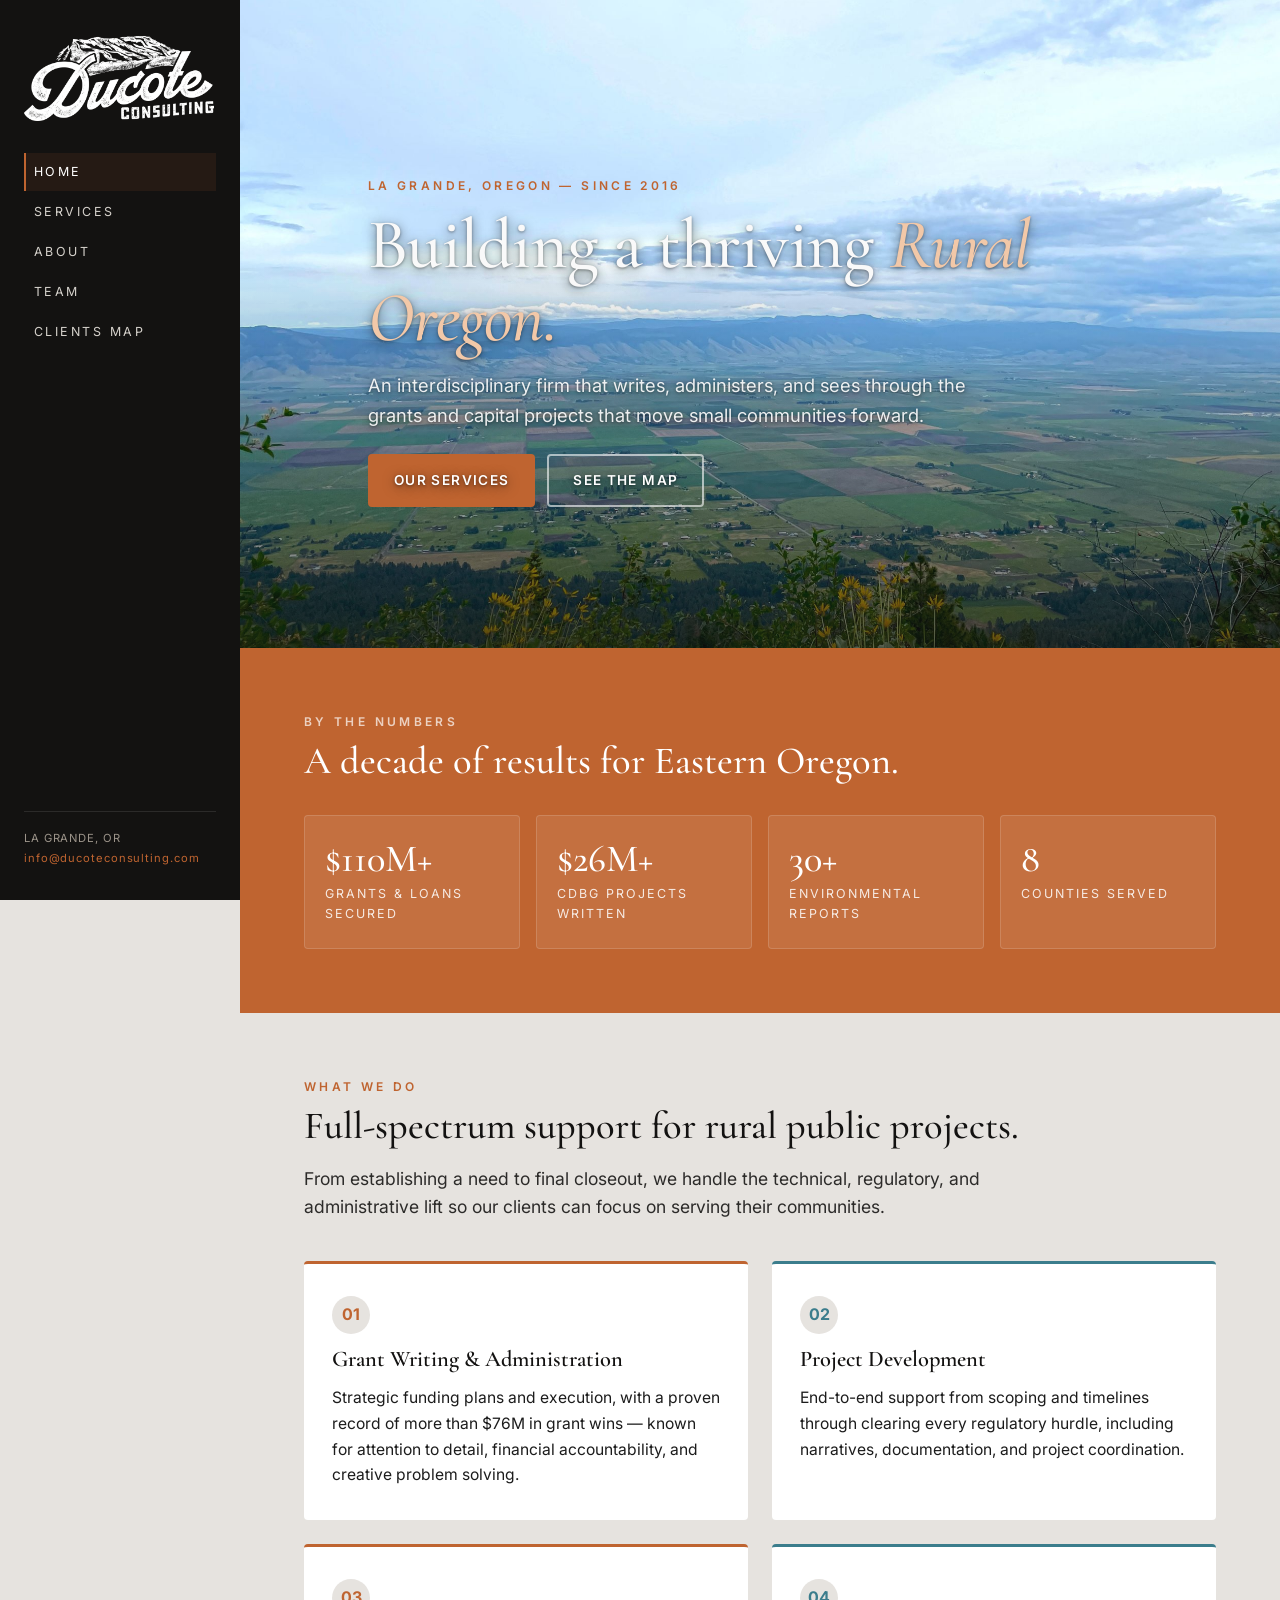
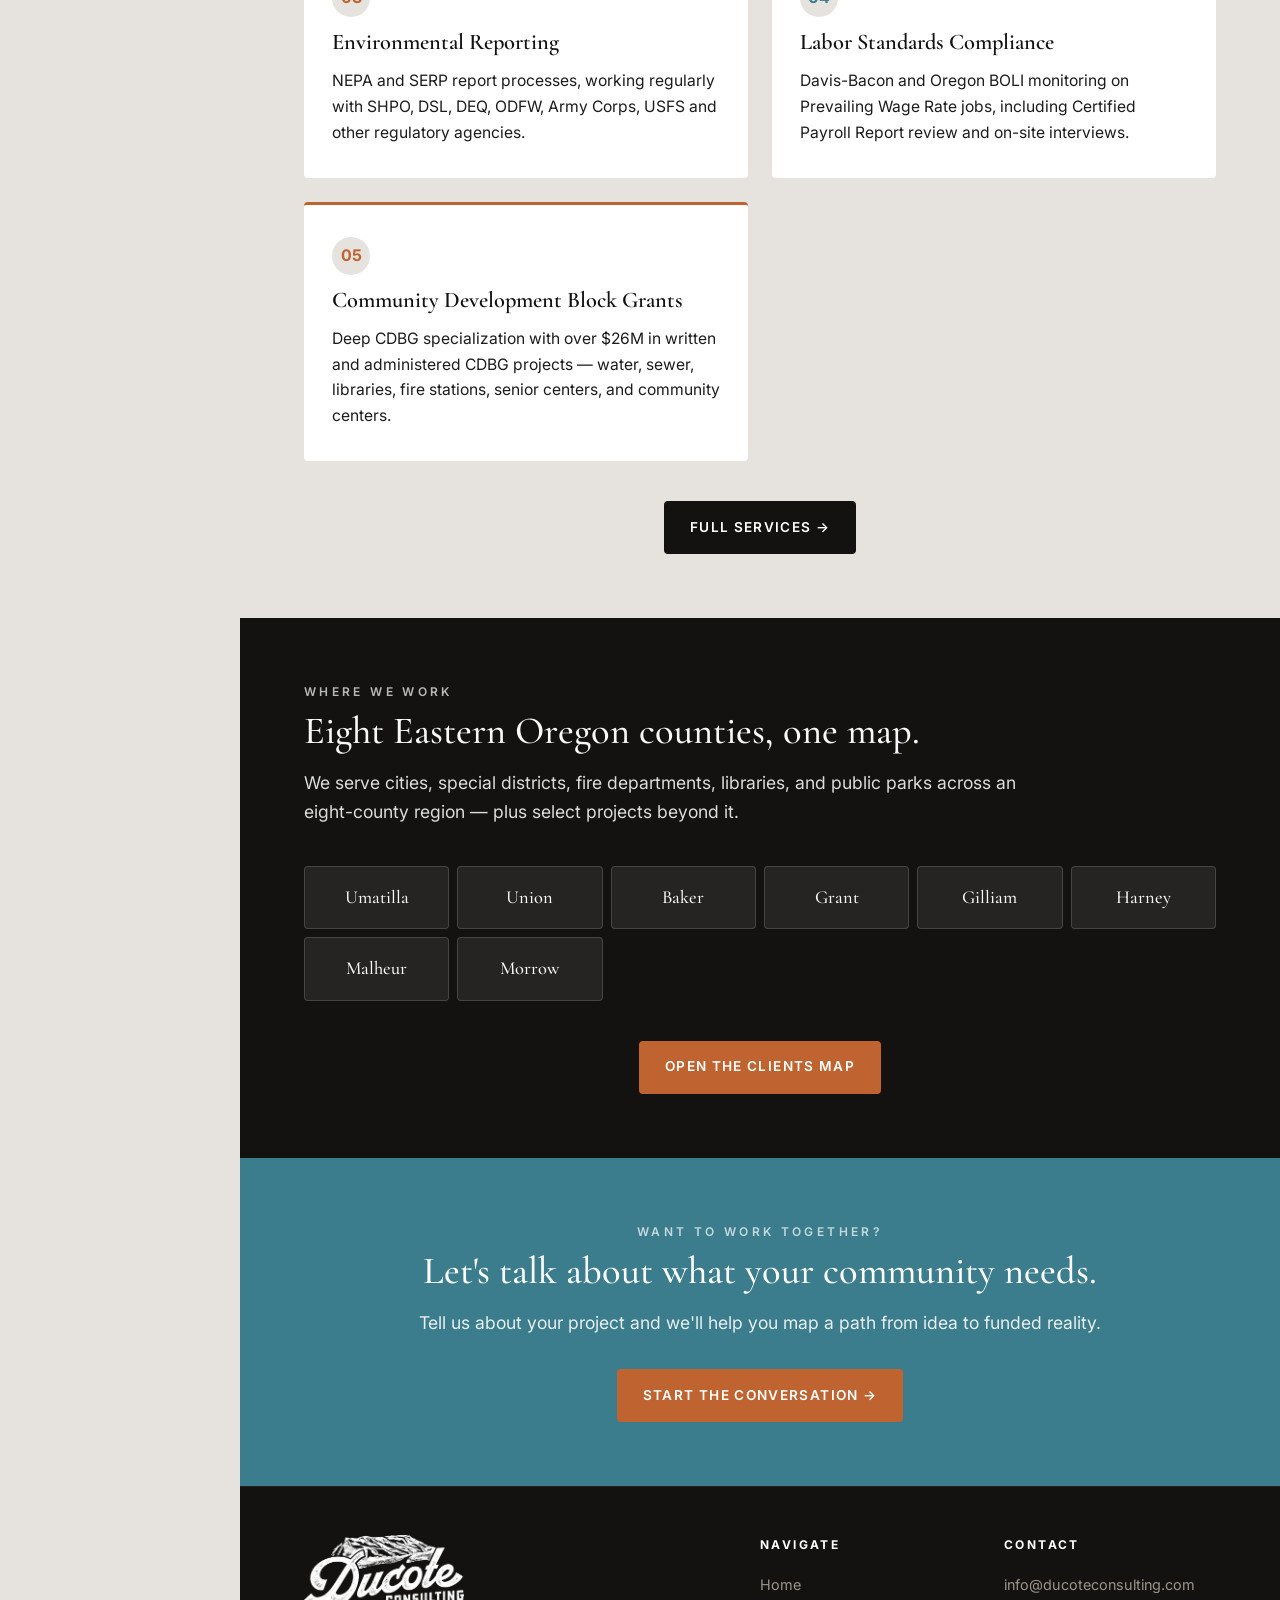
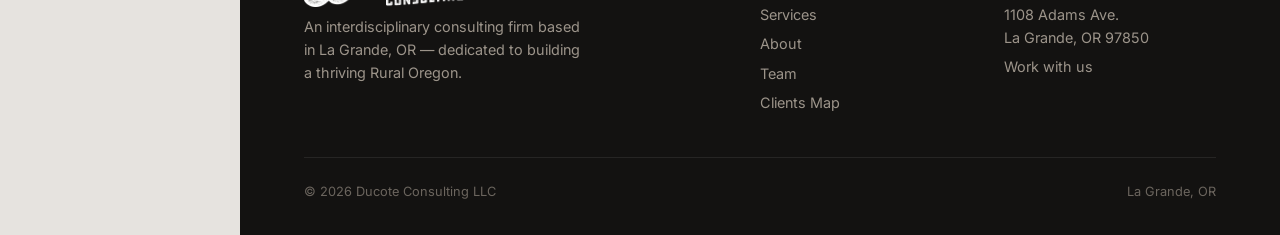
<file: index.html>
<!DOCTYPE html>
<html lang="en">
<head>
  <meta charset="UTF-8">
  <meta name="viewport" content="width=device-width, initial-scale=1.0">
  <title>Ducote Consulting — Building a thriving Rural Oregon</title>
  <meta name="description" content="Interdisciplinary consulting firm based in La Grande, OR. Grant writing, project development, environmental reporting, and labor compliance for rural Oregon communities.">
  <link rel="preconnect" href="https://fonts.googleapis.com">
  <link rel="preconnect" href="https://fonts.gstatic.com" crossorigin>
  <link href="https://fonts.googleapis.com/css2?family=Cormorant+Garamond:ital,wght@0,400;0,500;0,600;0,700;1,400;1,500&family=Inter:wght@300;400;500;600;700&display=swap" rel="stylesheet">
  <link rel="stylesheet" href="assets/css/style.css">
</head>
<body>
<div class="shell">

  <aside class="sidebar">
    <img src="assets/img/logo-white.png" alt="Ducote Consulting" class="logo">
    <button class="menu-toggle" aria-label="Toggle menu">Menu</button>
    <nav class="nav">
      <a href="index.html">Home</a>
      <a href="services.html">Services</a>
      <a href="about.html">About</a>
      <a href="team.html">Team</a>
      <a href="portfolio.html">Clients Map</a>
    </nav>
    <div class="contact">
      LA GRANDE, OR<br>
      <a href="mailto:info@ducoteconsulting.com">info@ducoteconsulting.com</a>
    </div>
  </aside>

  <main class="main">

    <section class="hero">
      <img src="assets/img/hero-valley.jpg" alt="Eastern Oregon valley view" class="hero__img">
      <div class="hero__inner">
        <p class="hero__eyebrow">La Grande, Oregon — Since 2016</p>
        <h1 class="hero__title">Building a thriving <em>Rural Oregon.</em></h1>
        <p class="hero__sub">An interdisciplinary firm that writes, administers, and sees through the grants and capital projects that move small communities forward.</p>
        <div class="hero__ctas">
          <a class="btn btn--primary" href="services.html">Our Services</a>
          <a class="btn btn--ghost" href="portfolio.html">See the Map</a>
        </div>
      </div>
    </section>

    <section class="section--orange">
      <div class="section__header" style="margin-bottom:2rem">
        <p class="section__eyebrow">By the numbers</p>
        <h2 class="section__title">A decade of results for Eastern Oregon.</h2>
      </div>
      <div class="stats">
        <div class="stat"><p class="stat__n">$110M+</p><p class="stat__l">Grants &amp; loans secured</p></div>
        <div class="stat"><p class="stat__n">$26M+</p><p class="stat__l">CDBG projects written</p></div>
        <div class="stat"><p class="stat__n">30+</p><p class="stat__l">Environmental reports</p></div>
        <div class="stat"><p class="stat__n">8</p><p class="stat__l">Counties served</p></div>
      </div>
    </section>

    <section class="section--cream">
      <div class="section__header">
        <p class="section__eyebrow">What we do</p>
        <h2 class="section__title">Full-spectrum support for rural public projects.</h2>
        <p class="section__lede">From establishing a need to final closeout, we handle the technical, regulatory, and administrative lift so our clients can focus on serving their communities.</p>
      </div>
      <div class="services-grid">
        <div class="service-card"><div class="icon">01</div><h3>Grant Writing &amp; Administration</h3><p>Strategic funding plans and execution, with a proven record of more than $76M in grant wins — known for attention to detail, financial accountability, and creative problem solving.</p></div>
        <div class="service-card"><div class="icon">02</div><h3>Project Development</h3><p>End-to-end support from scoping and timelines through clearing every regulatory hurdle, including narratives, documentation, and project coordination.</p></div>
        <div class="service-card"><div class="icon">03</div><h3>Environmental Reporting</h3><p>NEPA and SERP report processes, working regularly with SHPO, DSL, DEQ, ODFW, Army Corps, USFS and other regulatory agencies.</p></div>
        <div class="service-card"><div class="icon">04</div><h3>Labor Standards Compliance</h3><p>Davis-Bacon and Oregon BOLI monitoring on Prevailing Wage Rate jobs, including Certified Payroll Report review and on-site interviews.</p></div>
        <div class="service-card"><div class="icon">05</div><h3>Community Development Block Grants</h3><p>Deep CDBG specialization with over $26M in written and administered CDBG projects — water, sewer, libraries, fire stations, senior centers, and community centers.</p></div>
      </div>
      <div style="text-align:center;margin-top:2.5rem">
        <a class="btn btn--dark" href="services.html">Full Services →</a>
      </div>
    </section>

    <section class="section--ink">
      <div class="section__header">
        <p class="section__eyebrow">Where we work</p>
        <h2 class="section__title">Eight Eastern Oregon counties, one map.</h2>
        <p class="section__lede">We serve cities, special districts, fire departments, libraries, and public parks across an eight-county region — plus select projects beyond it.</p>
      </div>
      <div class="counties">
        <div class="county">Umatilla</div>
        <div class="county">Union</div>
        <div class="county">Baker</div>
        <div class="county">Grant</div>
        <div class="county">Gilliam</div>
        <div class="county">Harney</div>
        <div class="county">Malheur</div>
        <div class="county">Morrow</div>
      </div>
      <div style="text-align:center;margin-top:2.5rem">
        <a class="btn btn--primary" href="portfolio.html">Open the Clients Map</a>
      </div>
    </section>

    <section class="section--teal">
      <div class="container" style="text-align:center">
        <p class="section__eyebrow">Want to work together?</p>
        <h2 class="section__title" style="max-width:720px;margin:0 auto 1rem">Let's talk about what your community needs.</h2>
        <p class="section__lede" style="margin:0 auto 2rem">Tell us about your project and we'll help you map a path from idea to funded reality.</p>
        <a class="btn btn--primary" href="https://docs.google.com/forms/d/e/1FAIpQLSfSAvwPluLy1Q_PykERGfA_lPvGVtBTWDbXnDy7hXtZxxB_vQ/viewform?usp=header" target="_blank" rel="noopener">Start the conversation →</a>
      </div>
    </section>

    <footer class="footer">
      <div class="footer__inner">
        <div class="footer__brand">
          <img src="assets/img/logo-white.png" alt="Ducote Consulting" style="max-width:160px">
          <p>An interdisciplinary consulting firm based in La Grande, OR — dedicated to building a thriving Rural Oregon.</p>
        </div>
        <div>
          <h4>Navigate</h4>
          <a href="index.html">Home</a>
          <a href="services.html">Services</a>
          <a href="about.html">About</a>
          <a href="team.html">Team</a>
          <a href="portfolio.html">Clients Map</a>
        </div>
        <div>
          <h4>Contact</h4>
          <a href="mailto:info@ducoteconsulting.com">info@ducoteconsulting.com</a>
          <a href="https://maps.google.com/?q=1108+Adams+Ave,+La+Grande,+OR+97850" target="_blank" rel="noopener">1108 Adams Ave.<br>La Grande, OR 97850</a>
          <a href="https://docs.google.com/forms/d/e/1FAIpQLSfSAvwPluLy1Q_PykERGfA_lPvGVtBTWDbXnDy7hXtZxxB_vQ/viewform?usp=header" target="_blank" rel="noopener">Work with us</a>
        </div>
      </div>
      <div class="footer__bottom">
        <span>© <span id="year"></span> Ducote Consulting LLC</span>
        <span>La Grande, OR</span>
      </div>
    </footer>
  </main>
</div>
<script src="assets/js/main.js"></script>
<script>document.getElementById('year').textContent = new Date().getFullYear();</script>
</body>
</html>
</file>
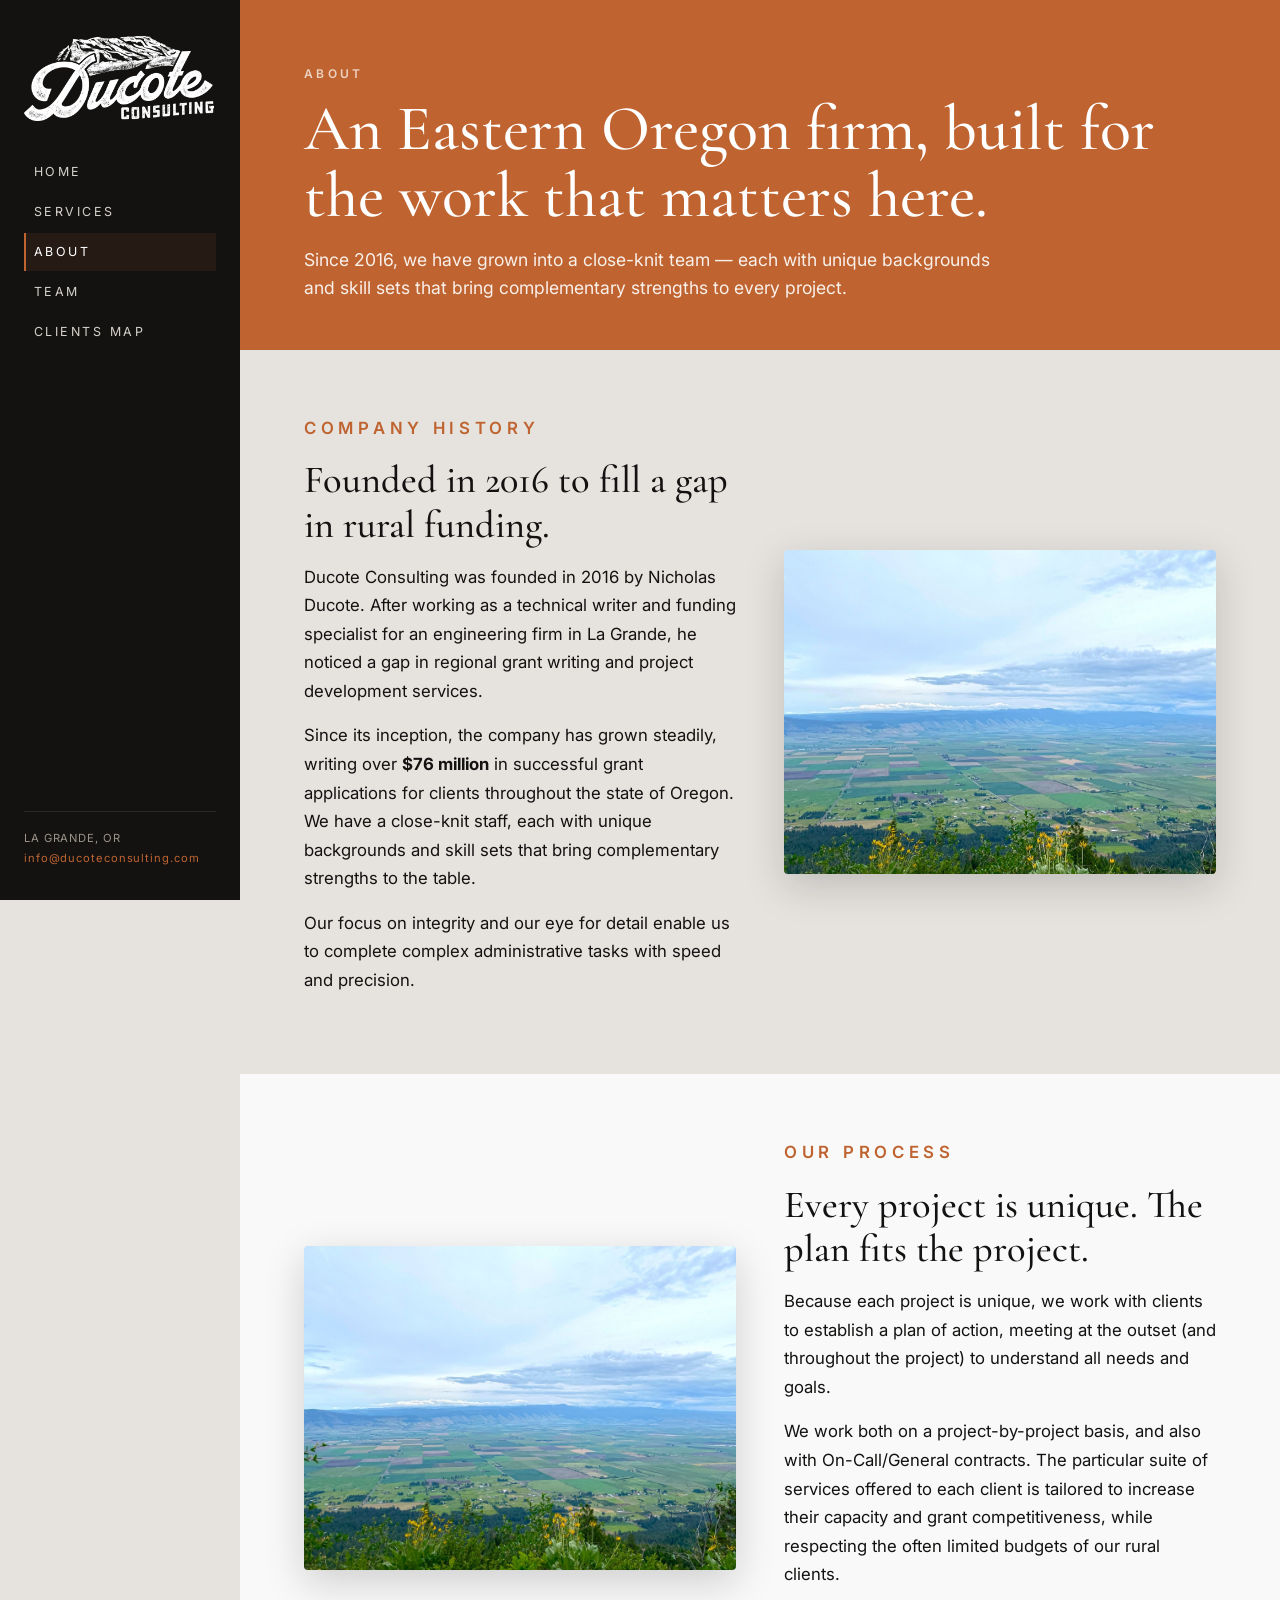
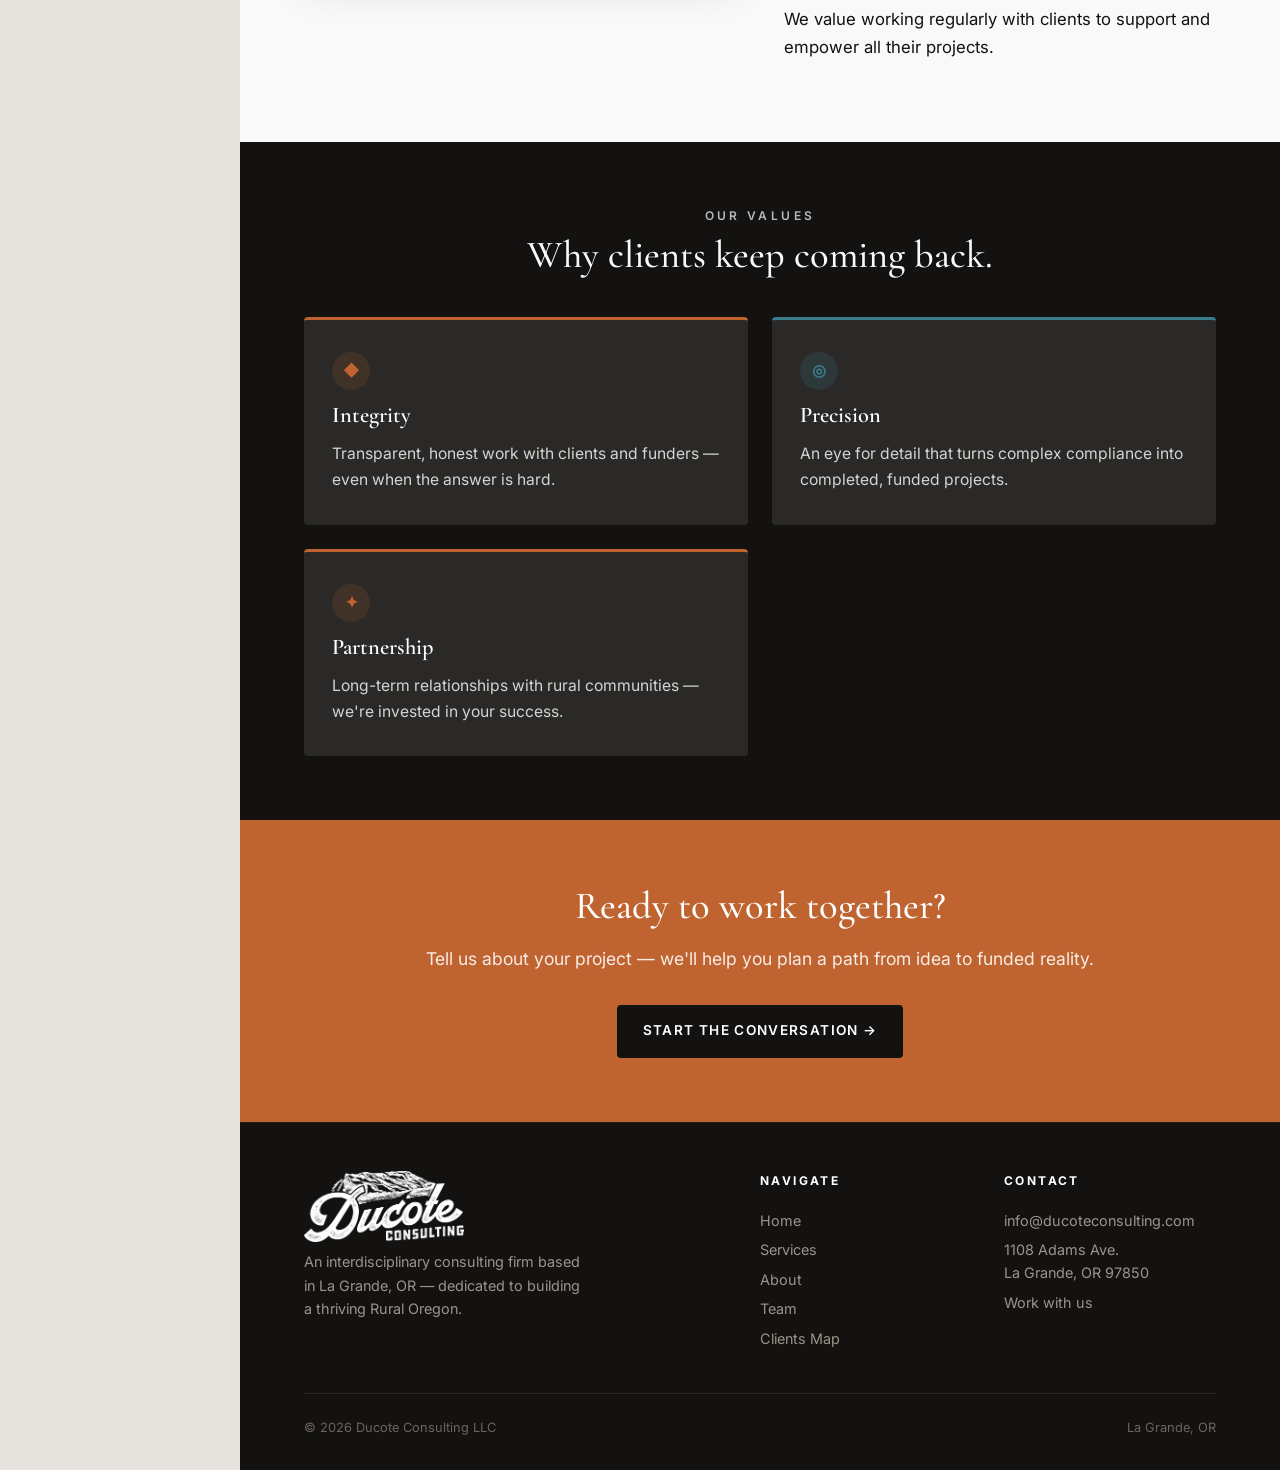
<file: about.html>
<!DOCTYPE html>
<html lang="en">
<head>
  <meta charset="UTF-8">
  <meta name="viewport" content="width=device-width, initial-scale=1.0">
  <title>About — Ducote Consulting</title>
  <meta name="description" content="Founded in 2016 by Nicholas Ducote, Ducote Consulting is an Eastern Oregon firm with over $76M in successful grant applications.">
  <link rel="preconnect" href="https://fonts.googleapis.com">
  <link rel="preconnect" href="https://fonts.gstatic.com" crossorigin>
  <link href="https://fonts.googleapis.com/css2?family=Cormorant+Garamond:ital,wght@0,400;0,500;0,600;0,700;1,400;1,500&family=Inter:wght@300;400;500;600;700&display=swap" rel="stylesheet">
  <link rel="stylesheet" href="assets/css/style.css">
</head>
<body>
<div class="shell">

  <aside class="sidebar">
    <img src="assets/img/logo-white.png" alt="Ducote Consulting" class="logo">
    <button class="menu-toggle" aria-label="Toggle menu">Menu</button>
    <nav class="nav">
      <a href="index.html">Home</a>
      <a href="services.html">Services</a>
      <a href="about.html">About</a>
      <a href="team.html">Team</a>
      <a href="portfolio.html">Clients Map</a>
    </nav>
    <div class="contact">
      LA GRANDE, OR<br>
      <a href="mailto:info@ducoteconsulting.com">info@ducoteconsulting.com</a>
    </div>
  </aside>

  <main class="main">

    <div class="page-head">
      <p class="page-head__eyebrow">About</p>
      <h1 class="page-head__title">An Eastern Oregon firm, built for the work that matters here.</h1>
      <p class="page-head__lede">Since 2016, we have grown into a close-knit team — each with unique backgrounds and skill sets that bring complementary strengths to every project.</p>
    </div>

    <section class="section--cream">
      <div class="split">
        <div class="split__text">
          <p class="section__eyebrow">Company History</p>
          <h2 class="split__title">Founded in 2016 to fill a gap in rural funding.</h2>
          <p>Ducote Consulting was founded in 2016 by Nicholas Ducote. After working as a technical writer and funding specialist for an engineering firm in La Grande, he noticed a gap in regional grant writing and project development services.</p>
          <p>Since its inception, the company has grown steadily, writing over <strong>$76 million</strong> in successful grant applications for clients throughout the state of Oregon. We have a close-knit staff, each with unique backgrounds and skill sets that bring complementary strengths to the table.</p>
          <p>Our focus on integrity and our eye for detail enable us to complete complex administrative tasks with speed and precision.</p>
        </div>
        <div class="split__media">
          <img src="assets/img/about-valley.jpg" alt="Eastern Oregon landscape">
        </div>
      </div>
    </section>

    <section class="section--paper">
      <div class="split split--reverse">
        <div class="split__text">
          <p class="section__eyebrow">Our Process</p>
          <h2 class="split__title">Every project is unique. The plan fits the project.</h2>
          <p>Because each project is unique, we work with clients to establish a plan of action, meeting at the outset (and throughout the project) to understand all needs and goals.</p>
          <p>We work both on a project-by-project basis, and also with On-Call/General contracts. The particular suite of services offered to each client is tailored to increase their capacity and grant competitiveness, while respecting the often limited budgets of our rural clients.</p>
          <p>We value working regularly with clients to support and empower all their projects.</p>
        </div>
        <div class="split__media">
          <img src="assets/img/hero-valley.jpg" alt="Oregon valley farmland">
        </div>
      </div>
    </section>

    <section class="section--ink">
      <div class="section__header" style="text-align:center">
        <p class="section__eyebrow">Our Values</p>
        <h2 class="section__title">Why clients keep coming back.</h2>
      </div>
      <div class="services-grid" style="max-width:1100px;margin:0 auto">
        <div class="service-card" style="background:#2a2927;border-top-color:var(--orange);color:var(--paper)">
          <div class="icon" style="background:rgba(191,100,48,.15);color:var(--orange)">◆</div>
          <h3 style="color:#fff">Integrity</h3>
          <p style="color:rgba(255,255,255,.8)">Transparent, honest work with clients and funders — even when the answer is hard.</p>
        </div>
        <div class="service-card" style="background:#2a2927;border-top-color:var(--teal);color:var(--paper)">
          <div class="icon" style="background:rgba(59,125,140,.18);color:var(--teal)">◎</div>
          <h3 style="color:#fff">Precision</h3>
          <p style="color:rgba(255,255,255,.8)">An eye for detail that turns complex compliance into completed, funded projects.</p>
        </div>
        <div class="service-card" style="background:#2a2927;border-top-color:var(--orange);color:var(--paper)">
          <div class="icon" style="background:rgba(191,100,48,.15);color:var(--orange)">✦</div>
          <h3 style="color:#fff">Partnership</h3>
          <p style="color:rgba(255,255,255,.8)">Long-term relationships with rural communities — we're invested in your success.</p>
        </div>
      </div>
    </section>

    <section class="section--orange">
      <div class="container" style="text-align:center">
        <h2 class="section__title" style="max-width:720px;margin:0 auto 1rem">Ready to work together?</h2>
        <p class="section__lede" style="margin:0 auto 2rem">Tell us about your project — we'll help you plan a path from idea to funded reality.</p>
        <a class="btn btn--dark" href="https://docs.google.com/forms/d/e/1FAIpQLSfSAvwPluLy1Q_PykERGfA_lPvGVtBTWDbXnDy7hXtZxxB_vQ/viewform?usp=header" target="_blank" rel="noopener">Start the conversation →</a>
      </div>
    </section>

    <footer class="footer">
      <div class="footer__inner">
        <div class="footer__brand">
          <img src="assets/img/logo-white.png" alt="Ducote Consulting" style="max-width:160px">
          <p>An interdisciplinary consulting firm based in La Grande, OR — dedicated to building a thriving Rural Oregon.</p>
        </div>
        <div>
          <h4>Navigate</h4>
          <a href="index.html">Home</a>
          <a href="services.html">Services</a>
          <a href="about.html">About</a>
          <a href="team.html">Team</a>
          <a href="portfolio.html">Clients Map</a>
        </div>
        <div>
          <h4>Contact</h4>
          <a href="mailto:info@ducoteconsulting.com">info@ducoteconsulting.com</a>
          <a href="https://maps.google.com/?q=1108+Adams+Ave,+La+Grande,+OR+97850" target="_blank" rel="noopener">1108 Adams Ave.<br>La Grande, OR 97850</a>
          <a href="https://docs.google.com/forms/d/e/1FAIpQLSfSAvwPluLy1Q_PykERGfA_lPvGVtBTWDbXnDy7hXtZxxB_vQ/viewform?usp=header" target="_blank" rel="noopener">Work with us</a>
        </div>
      </div>
      <div class="footer__bottom">
        <span>© <span id="year"></span> Ducote Consulting LLC</span>
        <span>La Grande, OR</span>
      </div>
    </footer>
  </main>
</div>
<script src="assets/js/main.js"></script>
<script>document.getElementById('year').textContent = new Date().getFullYear();</script>
</body>
</html>
</file>
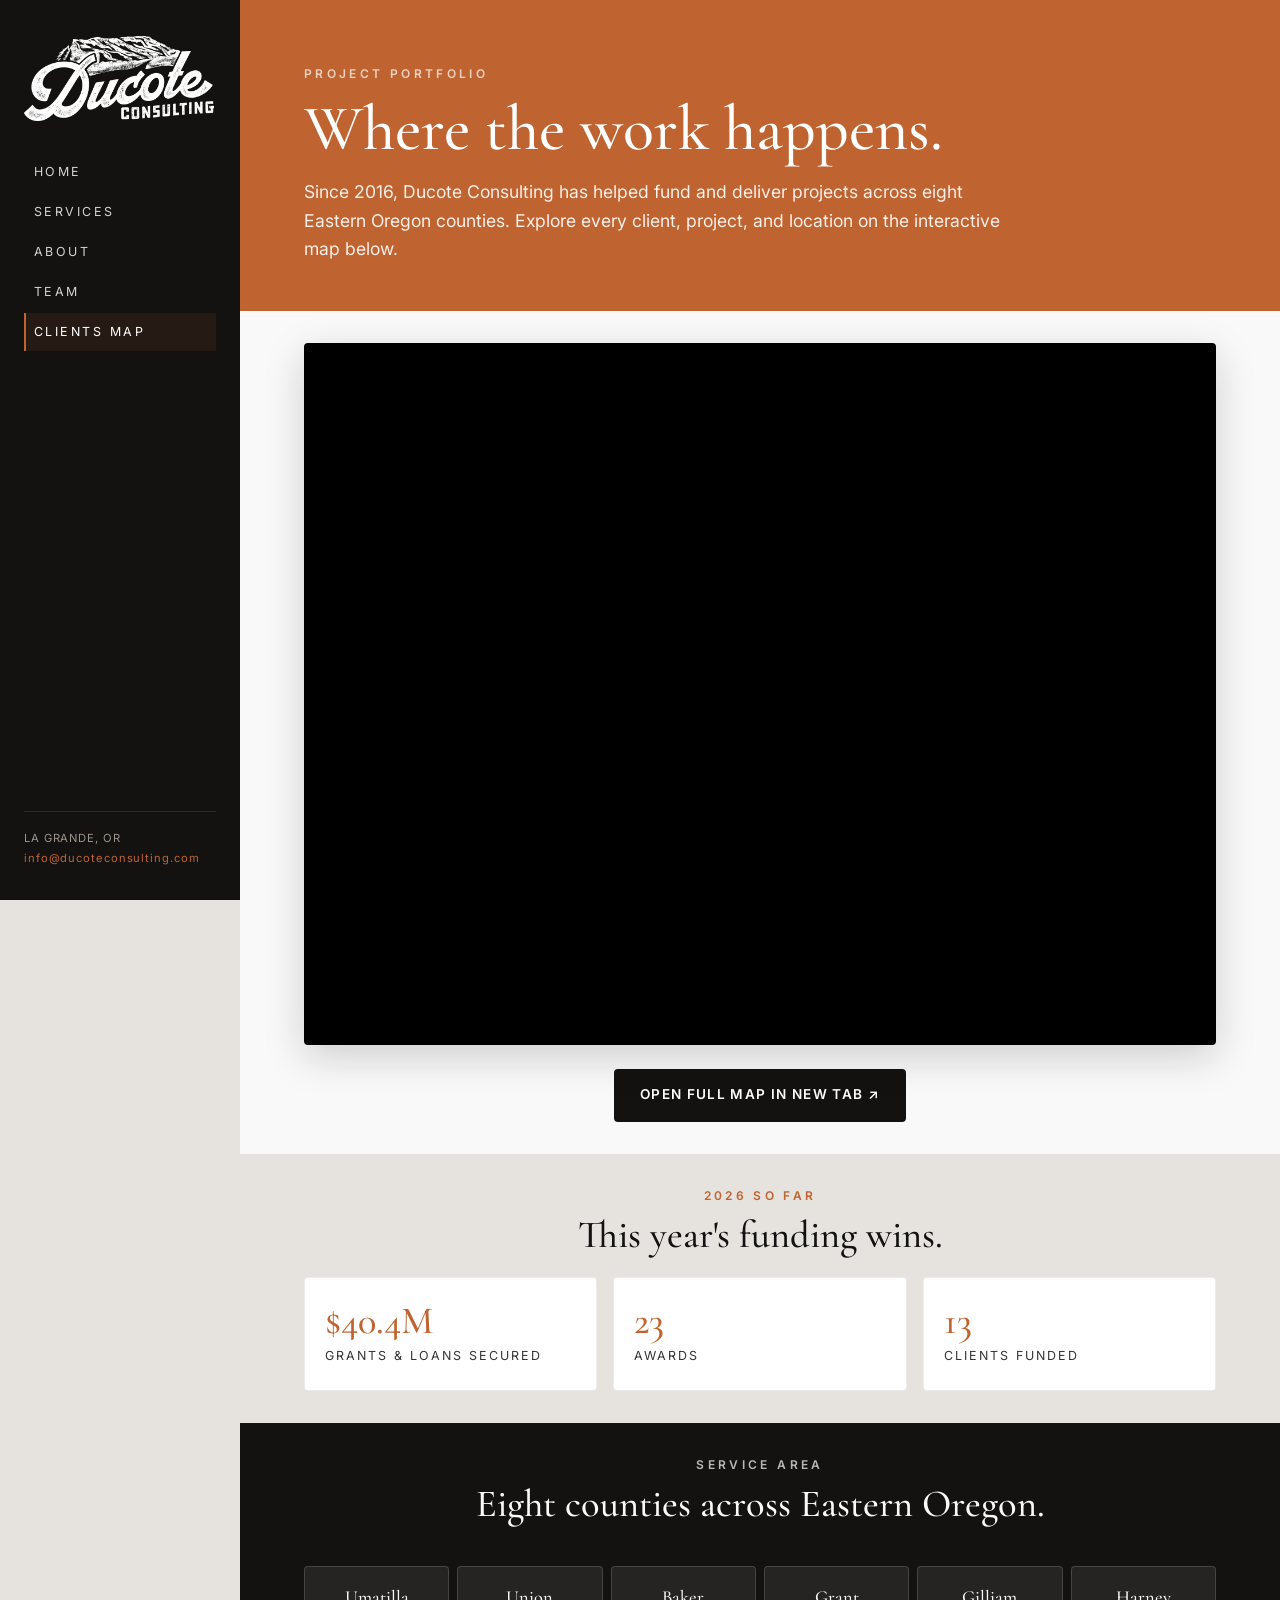
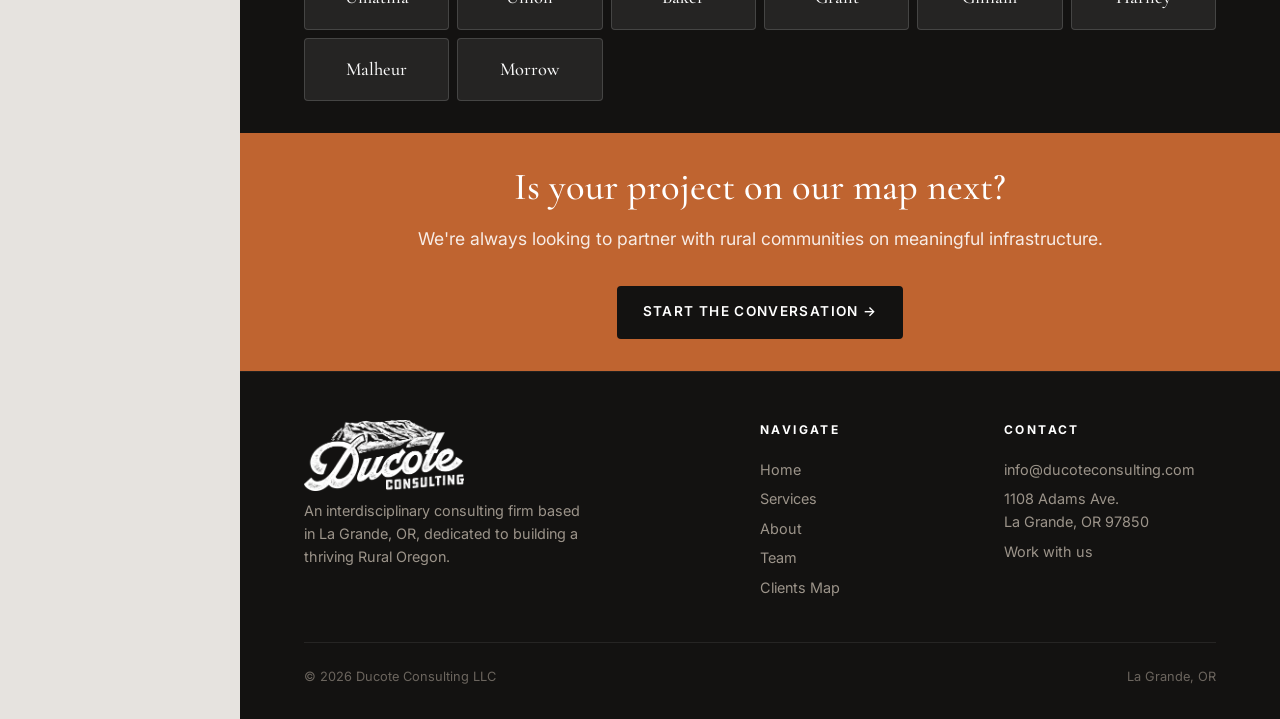
<file: portfolio.html>
<!DOCTYPE html>
<html lang="en">
<head>
  <meta charset="UTF-8">
  <meta name="viewport" content="width=device-width, initial-scale=1.0">
  <title>Clients Map | Ducote Consulting</title>
  <meta name="description" content="Interactive map of Ducote Consulting clients and completed projects across Eastern Oregon.">
  <link rel="preconnect" href="https://fonts.googleapis.com">
  <link rel="preconnect" href="https://fonts.gstatic.com" crossorigin>
  <link href="https://fonts.googleapis.com/css2?family=Cormorant+Garamond:ital,wght@0,400;0,500;0,600;0,700;1,400;1,500&family=Inter:wght@300;400;500;600;700&display=swap" rel="stylesheet">
  <link rel="stylesheet" href="assets/css/style.css">
  <style>
    /* Give map page a proper fullscreen flow */
    .map-page section { padding-top: 2rem; padding-bottom: 2rem; }
    .map-page .map-wrap iframe { height: 78vh; }
  </style>
</head>
<body class="map-page">
<div class="shell">

  <aside class="sidebar">
    <img src="assets/img/logo-white.png" alt="Ducote Consulting" class="logo">
    <button class="menu-toggle" aria-label="Toggle menu">Menu</button>
    <nav class="nav">
      <a href="index.html">Home</a>
      <a href="services.html">Services</a>
      <a href="about.html">About</a>
      <a href="team.html">Team</a>
      <a href="portfolio.html">Clients Map</a>
    </nav>
    <div class="contact">
      LA GRANDE, OR<br>
      <a href="mailto:info@ducoteconsulting.com">info@ducoteconsulting.com</a>
    </div>
  </aside>

  <main class="main">

    <div class="page-head">
      <p class="page-head__eyebrow">Project Portfolio</p>
      <h1 class="page-head__title">Where the work happens.</h1>
      <p class="page-head__lede">Since 2016, Ducote Consulting has helped fund and deliver projects across eight Eastern Oregon counties. Explore every client, project, and location on the interactive map below.</p>
    </div>

    <section class="section--paper">
      <div class="map-wrap">
        <iframe
          src="https://www.google.com/maps/d/embed?mid=1jUhXKQAMCi--rMUHzzcnVUpSYHwnGa0&ehbc=2E312F"
          title="Ducote Consulting Clients Map"
          loading="lazy"
          referrerpolicy="no-referrer-when-downgrade"
          allowfullscreen>
        </iframe>
      </div>
      <div style="max-width:1100px;margin:1.5rem auto 0;text-align:center">
        <a class="btn btn--dark" target="_blank" rel="noopener" href="https://www.google.com/maps/d/u/1/edit?mid=1jUhXKQAMCi--rMUHzzcnVUpSYHwnGa0">Open full map in new tab ↗</a>
      </div>
    </section>

    <section class="section--cream">
      <div class="section__header" style="text-align:center;margin-bottom:1.25rem">
        <p class="section__eyebrow">2026 so far</p>
        <h2 class="section__title">This year's funding wins.</h2>
      </div>
      <div class="stats">
        <div class="stat"><p class="stat__n">$40.4M</p><p class="stat__l">Grants &amp; loans secured</p></div>
        <div class="stat"><p class="stat__n">23</p><p class="stat__l">Awards</p></div>
        <div class="stat"><p class="stat__n">13</p><p class="stat__l">Clients funded</p></div>
      </div>
    </section>

    <section class="section--ink">
      <div class="section__header" style="text-align:center">
        <p class="section__eyebrow">Service Area</p>
        <h2 class="section__title">Eight counties across Eastern Oregon.</h2>
      </div>
      <div class="counties">
        <div class="county">Umatilla</div>
        <div class="county">Union</div>
        <div class="county">Baker</div>
        <div class="county">Grant</div>
        <div class="county">Gilliam</div>
        <div class="county">Harney</div>
        <div class="county">Malheur</div>
        <div class="county">Morrow</div>
      </div>
    </section>

    <section class="section--orange">
      <div class="container" style="text-align:center">
        <h2 class="section__title" style="max-width:720px;margin:0 auto 1rem">Is your project on our map next?</h2>
        <p class="section__lede" style="margin:0 auto 2rem">We're always looking to partner with rural communities on meaningful infrastructure.</p>
        <a class="btn btn--dark" href="https://docs.google.com/forms/d/e/1FAIpQLSfSAvwPluLy1Q_PykERGfA_lPvGVtBTWDbXnDy7hXtZxxB_vQ/viewform?usp=header" target="_blank" rel="noopener">Start the conversation →</a>
      </div>
    </section>

    <footer class="footer">
      <div class="footer__inner">
        <div class="footer__brand">
          <img src="assets/img/logo-white.png" alt="Ducote Consulting" style="max-width:160px">
          <p>An interdisciplinary consulting firm based in La Grande, OR, dedicated to building a thriving Rural Oregon.</p>
        </div>
        <div>
          <h4>Navigate</h4>
          <a href="index.html">Home</a>
          <a href="services.html">Services</a>
          <a href="about.html">About</a>
          <a href="team.html">Team</a>
          <a href="portfolio.html">Clients Map</a>
        </div>
        <div>
          <h4>Contact</h4>
          <a href="mailto:info@ducoteconsulting.com">info@ducoteconsulting.com</a>
          <a href="https://maps.google.com/?q=1108+Adams+Ave,+La+Grande,+OR+97850" target="_blank" rel="noopener">1108 Adams Ave.<br>La Grande, OR 97850</a>
          <a href="https://docs.google.com/forms/d/e/1FAIpQLSfSAvwPluLy1Q_PykERGfA_lPvGVtBTWDbXnDy7hXtZxxB_vQ/viewform?usp=header" target="_blank" rel="noopener">Work with us</a>
        </div>
      </div>
      <div class="footer__bottom">
        <span>© <span id="year"></span> Ducote Consulting LLC</span>
        <span>La Grande, OR</span>
      </div>
    </footer>
  </main>
</div>
<script src="assets/js/main.js"></script>
<script>document.getElementById('year').textContent = new Date().getFullYear();</script>
</body>
</html>
</file>
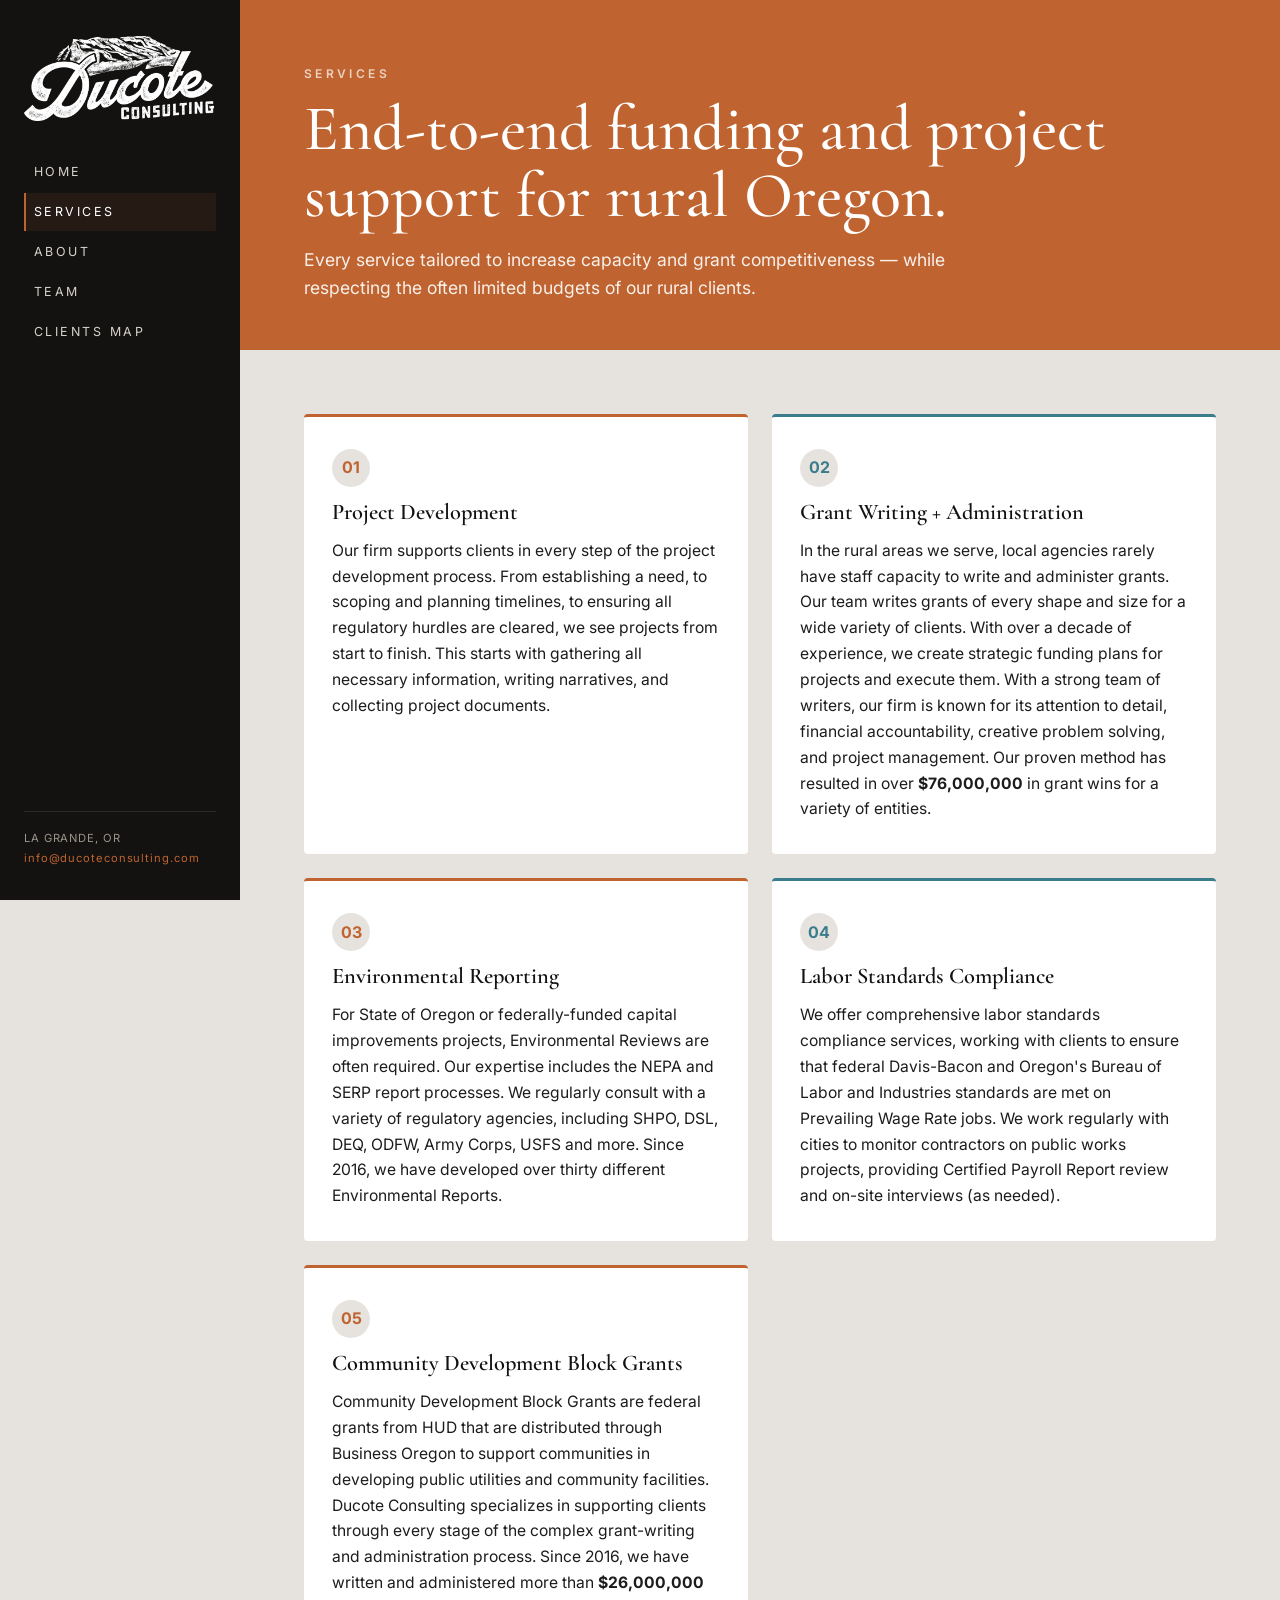
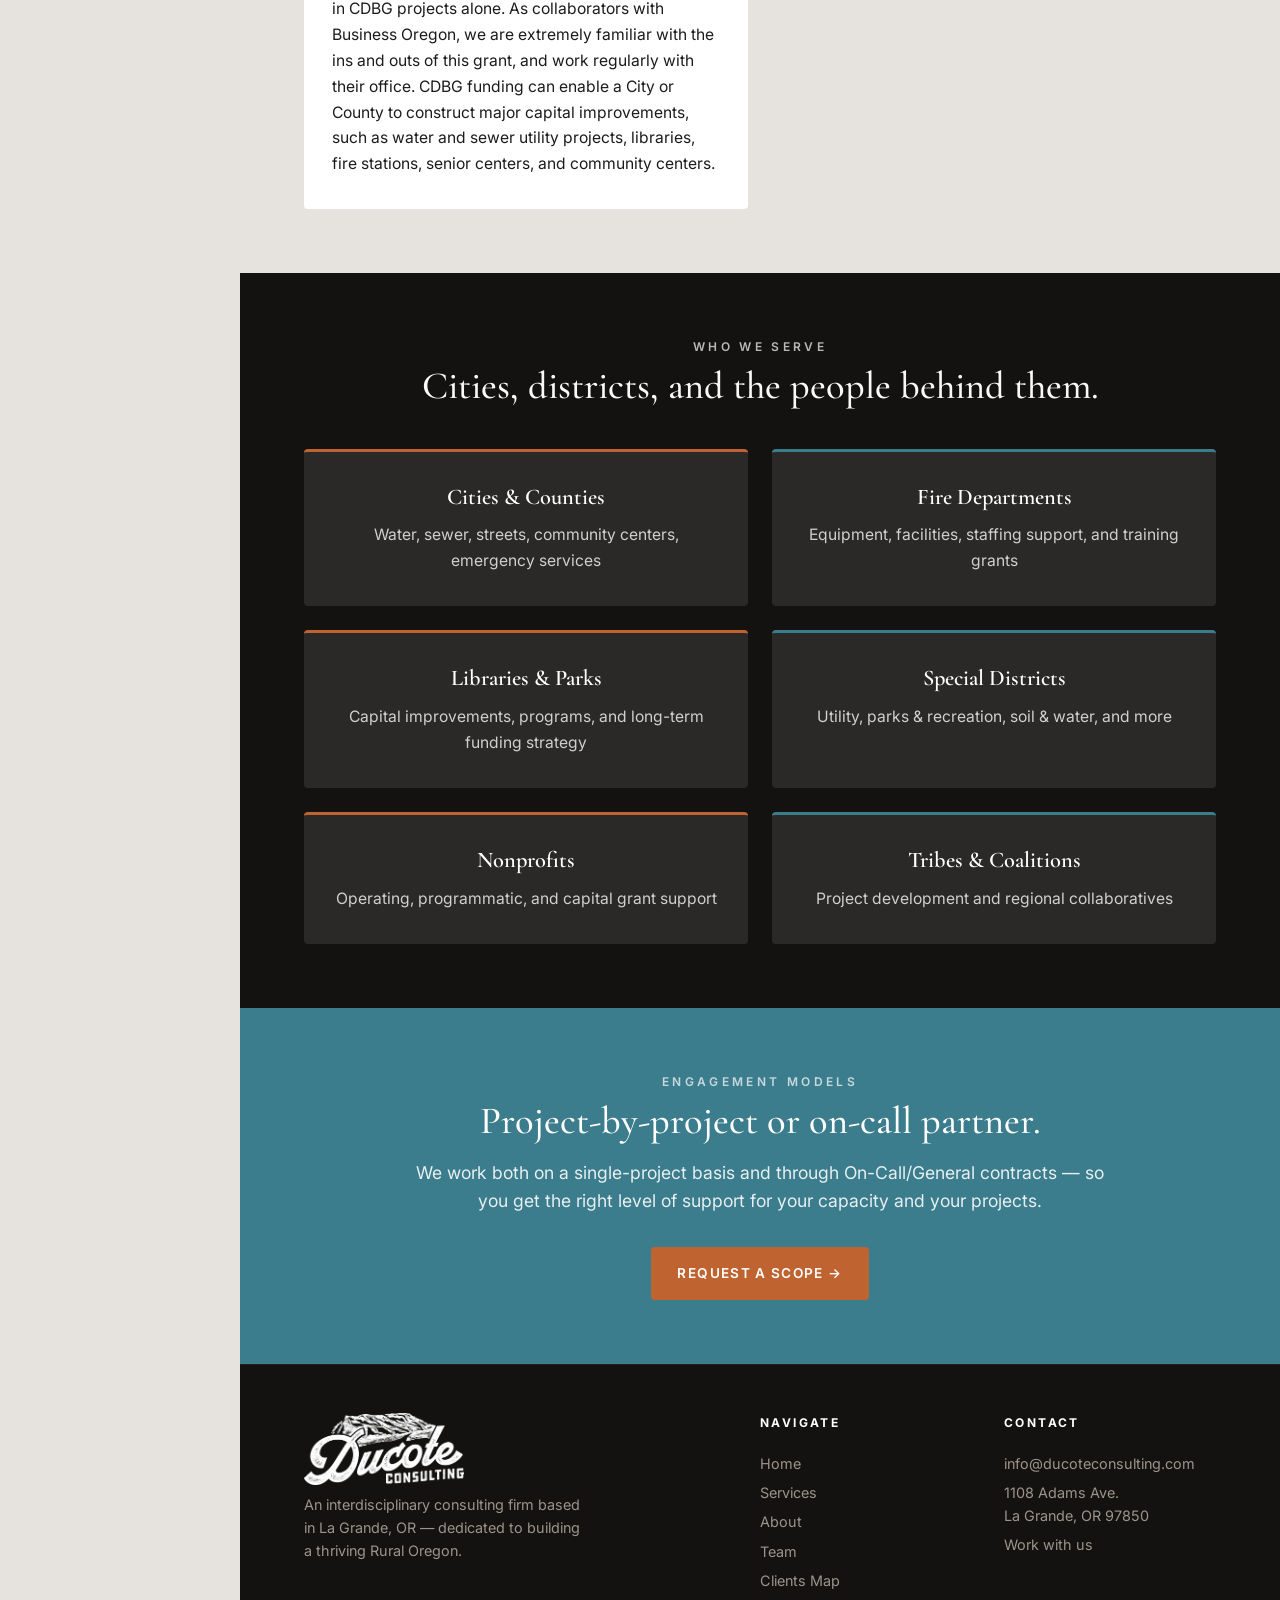
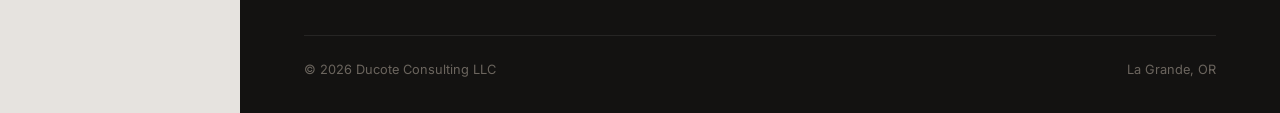
<file: services.html>
<!DOCTYPE html>
<html lang="en">
<head>
  <meta charset="UTF-8">
  <meta name="viewport" content="width=device-width, initial-scale=1.0">
  <title>Services — Ducote Consulting</title>
  <meta name="description" content="Grant writing, project development, environmental reporting, labor standards compliance, and CDBG specialization for rural Oregon.">
  <link rel="preconnect" href="https://fonts.googleapis.com">
  <link rel="preconnect" href="https://fonts.gstatic.com" crossorigin>
  <link href="https://fonts.googleapis.com/css2?family=Cormorant+Garamond:ital,wght@0,400;0,500;0,600;0,700;1,400;1,500&family=Inter:wght@300;400;500;600;700&display=swap" rel="stylesheet">
  <link rel="stylesheet" href="assets/css/style.css">
</head>
<body>
<div class="shell">

  <aside class="sidebar">
    <img src="assets/img/logo-white.png" alt="Ducote Consulting" class="logo">
    <button class="menu-toggle" aria-label="Toggle menu">Menu</button>
    <nav class="nav">
      <a href="index.html">Home</a>
      <a href="services.html">Services</a>
      <a href="about.html">About</a>
      <a href="team.html">Team</a>
      <a href="portfolio.html">Clients Map</a>
    </nav>
    <div class="contact">
      LA GRANDE, OR<br>
      <a href="mailto:info@ducoteconsulting.com">info@ducoteconsulting.com</a>
    </div>
  </aside>

  <main class="main">

    <div class="page-head">
      <p class="page-head__eyebrow">Services</p>
      <h1 class="page-head__title">End-to-end funding and project support for rural Oregon.</h1>
      <p class="page-head__lede">Every service tailored to increase capacity and grant competitiveness — while respecting the often limited budgets of our rural clients.</p>
    </div>

    <section class="section--cream">
      <div class="services-grid">

        <article class="service-card" id="project-development">
          <div class="icon">01</div>
          <h3>Project Development</h3>
          <p>Our firm supports clients in every step of the project development process. From establishing a need, to scoping and planning timelines, to ensuring all regulatory hurdles are cleared, we see projects from start to finish. This starts with gathering all necessary information, writing narratives, and collecting project documents.</p>
        </article>

        <article class="service-card" id="grant-writing">
          <div class="icon">02</div>
          <h3>Grant Writing + Administration</h3>
          <p>In the rural areas we serve, local agencies rarely have staff capacity to write and administer grants. Our team writes grants of every shape and size for a wide variety of clients. With over a decade of experience, we create strategic funding plans for projects and execute them. With a strong team of writers, our firm is known for its attention to detail, financial accountability, creative problem solving, and project management. Our proven method has resulted in over <strong>$76,000,000</strong> in grant wins for a variety of entities.</p>
        </article>

        <article class="service-card" id="environmental">
          <div class="icon">03</div>
          <h3>Environmental Reporting</h3>
          <p>For State of Oregon or federally-funded capital improvements projects, Environmental Reviews are often required. Our expertise includes the NEPA and SERP report processes. We regularly consult with a variety of regulatory agencies, including SHPO, DSL, DEQ, ODFW, Army Corps, USFS and more. Since 2016, we have developed over thirty different Environmental Reports.</p>
        </article>

        <article class="service-card" id="labor">
          <div class="icon">04</div>
          <h3>Labor Standards Compliance</h3>
          <p>We offer comprehensive labor standards compliance services, working with clients to ensure that federal Davis-Bacon and Oregon's Bureau of Labor and Industries standards are met on Prevailing Wage Rate jobs. We work regularly with cities to monitor contractors on public works projects, providing Certified Payroll Report review and on-site interviews (as needed).</p>
        </article>

        <article class="service-card" id="cdbg">
          <div class="icon">05</div>
          <h3>Community Development Block Grants</h3>
          <p>Community Development Block Grants are federal grants from HUD that are distributed through Business Oregon to support communities in developing public utilities and community facilities. Ducote Consulting specializes in supporting clients through every stage of the complex grant-writing and administration process. Since 2016, we have written and administered more than <strong>$26,000,000</strong> in CDBG projects alone. As collaborators with Business Oregon, we are extremely familiar with the ins and outs of this grant, and work regularly with their office. CDBG funding can enable a City or County to construct major capital improvements, such as water and sewer utility projects, libraries, fire stations, senior centers, and community centers.</p>
        </article>

      </div>
    </section>

    <section class="section--ink">
      <div class="section__header" style="text-align:center">
        <p class="section__eyebrow">Who we serve</p>
        <h2 class="section__title">Cities, districts, and the people behind them.</h2>
      </div>
      <div class="services-grid" style="max-width:1100px;margin:0 auto">
        <div class="service-card" style="background:#2a2927;color:var(--paper);text-align:center"><h3 style="color:#fff">Cities &amp; Counties</h3><p style="color:rgba(255,255,255,.78)">Water, sewer, streets, community centers, emergency services</p></div>
        <div class="service-card" style="background:#2a2927;color:var(--paper);text-align:center"><h3 style="color:#fff">Fire Departments</h3><p style="color:rgba(255,255,255,.78)">Equipment, facilities, staffing support, and training grants</p></div>
        <div class="service-card" style="background:#2a2927;color:var(--paper);text-align:center"><h3 style="color:#fff">Libraries &amp; Parks</h3><p style="color:rgba(255,255,255,.78)">Capital improvements, programs, and long-term funding strategy</p></div>
        <div class="service-card" style="background:#2a2927;color:var(--paper);text-align:center"><h3 style="color:#fff">Special Districts</h3><p style="color:rgba(255,255,255,.78)">Utility, parks &amp; recreation, soil &amp; water, and more</p></div>
        <div class="service-card" style="background:#2a2927;color:var(--paper);text-align:center"><h3 style="color:#fff">Nonprofits</h3><p style="color:rgba(255,255,255,.78)">Operating, programmatic, and capital grant support</p></div>
        <div class="service-card" style="background:#2a2927;color:var(--paper);text-align:center"><h3 style="color:#fff">Tribes &amp; Coalitions</h3><p style="color:rgba(255,255,255,.78)">Project development and regional collaboratives</p></div>
      </div>
    </section>

    <section class="section--teal">
      <div class="container" style="text-align:center">
        <p class="section__eyebrow">Engagement models</p>
        <h2 class="section__title" style="max-width:720px;margin:0 auto 1rem">Project-by-project or on-call partner.</h2>
        <p class="section__lede" style="margin:0 auto 2rem">We work both on a single-project basis and through On-Call/General contracts — so you get the right level of support for your capacity and your projects.</p>
        <a class="btn btn--primary" href="https://docs.google.com/forms/d/e/1FAIpQLSfSAvwPluLy1Q_PykERGfA_lPvGVtBTWDbXnDy7hXtZxxB_vQ/viewform?usp=header" target="_blank" rel="noopener">Request a scope →</a>
      </div>
    </section>

    <footer class="footer">
      <div class="footer__inner">
        <div class="footer__brand">
          <img src="assets/img/logo-white.png" alt="Ducote Consulting" style="max-width:160px">
          <p>An interdisciplinary consulting firm based in La Grande, OR — dedicated to building a thriving Rural Oregon.</p>
        </div>
        <div>
          <h4>Navigate</h4>
          <a href="index.html">Home</a>
          <a href="services.html">Services</a>
          <a href="about.html">About</a>
          <a href="team.html">Team</a>
          <a href="portfolio.html">Clients Map</a>
        </div>
        <div>
          <h4>Contact</h4>
          <a href="mailto:info@ducoteconsulting.com">info@ducoteconsulting.com</a>
          <a href="https://maps.google.com/?q=1108+Adams+Ave,+La+Grande,+OR+97850" target="_blank" rel="noopener">1108 Adams Ave.<br>La Grande, OR 97850</a>
          <a href="https://docs.google.com/forms/d/e/1FAIpQLSfSAvwPluLy1Q_PykERGfA_lPvGVtBTWDbXnDy7hXtZxxB_vQ/viewform?usp=header" target="_blank" rel="noopener">Work with us</a>
        </div>
      </div>
      <div class="footer__bottom">
        <span>© <span id="year"></span> Ducote Consulting LLC</span>
        <span>La Grande, OR</span>
      </div>
    </footer>
  </main>
</div>
<script src="assets/js/main.js"></script>
<script>document.getElementById('year').textContent = new Date().getFullYear();</script>
</body>
</html>
</file>
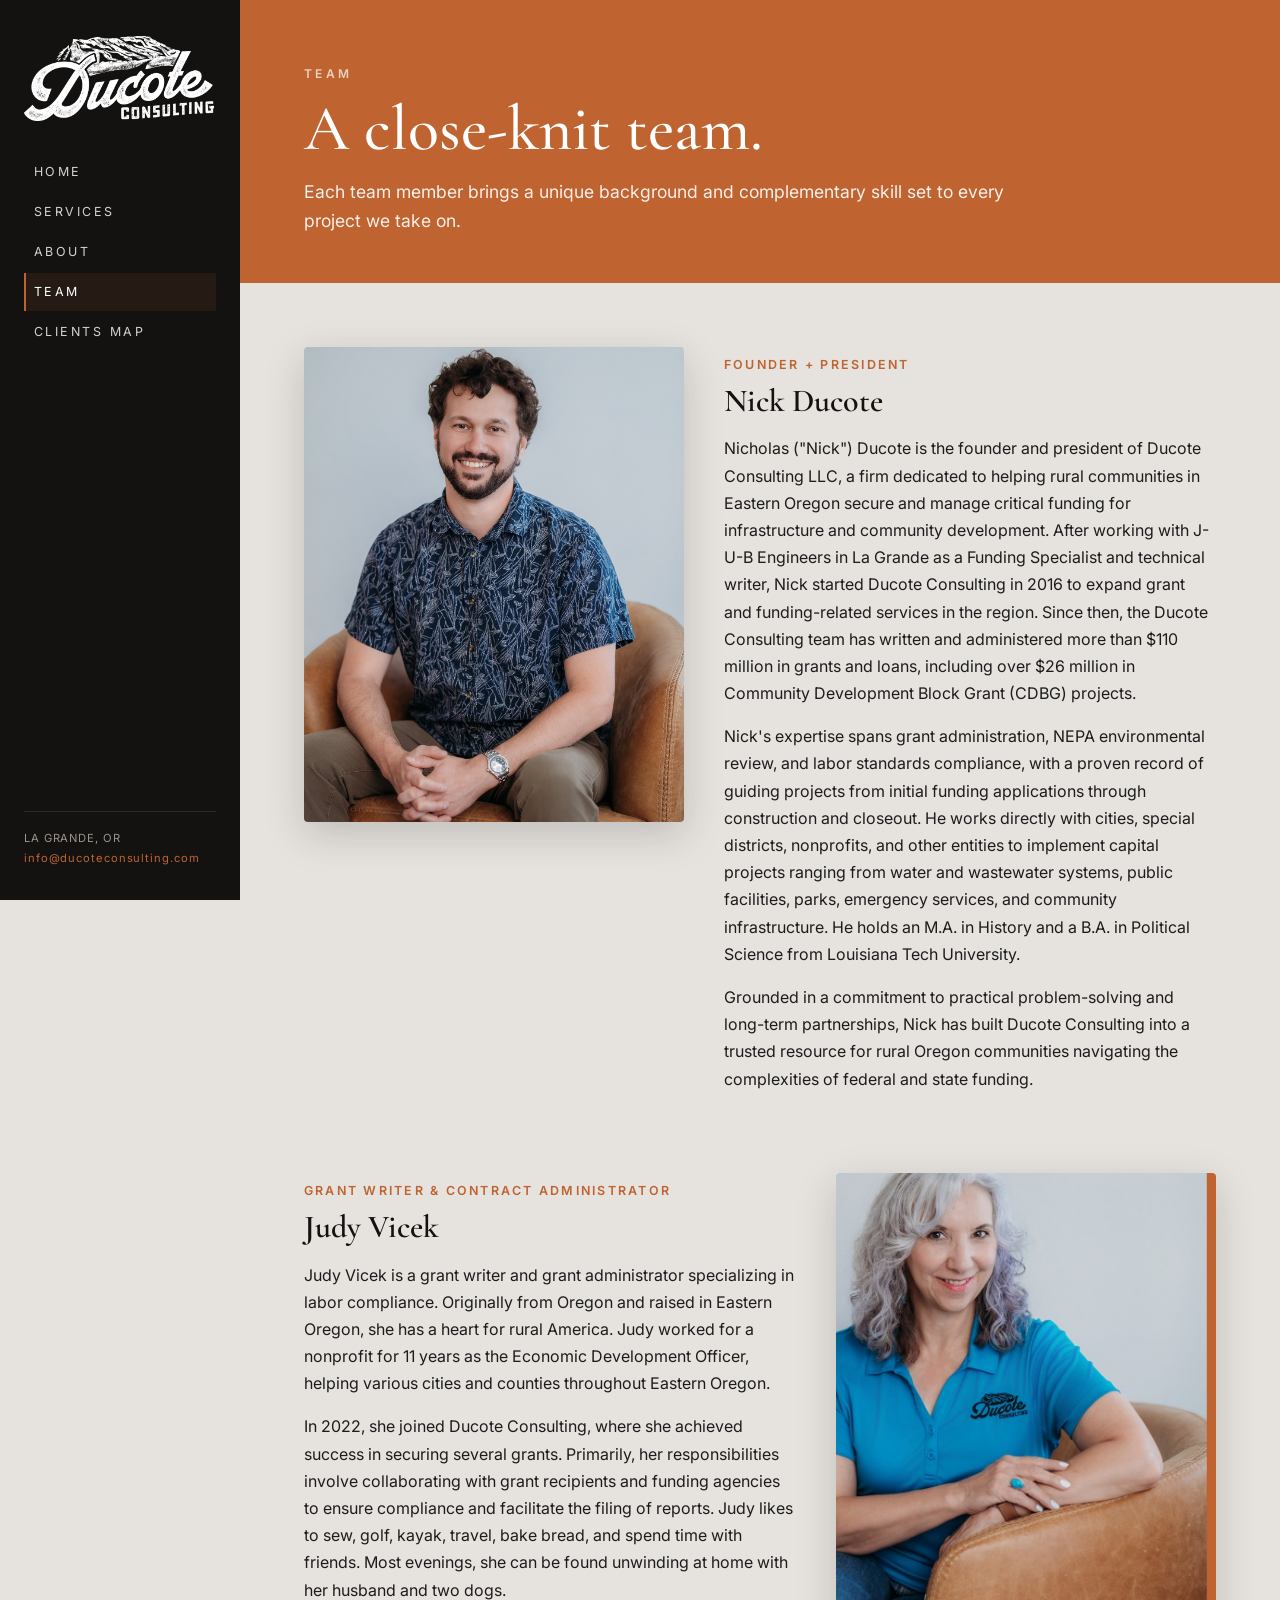
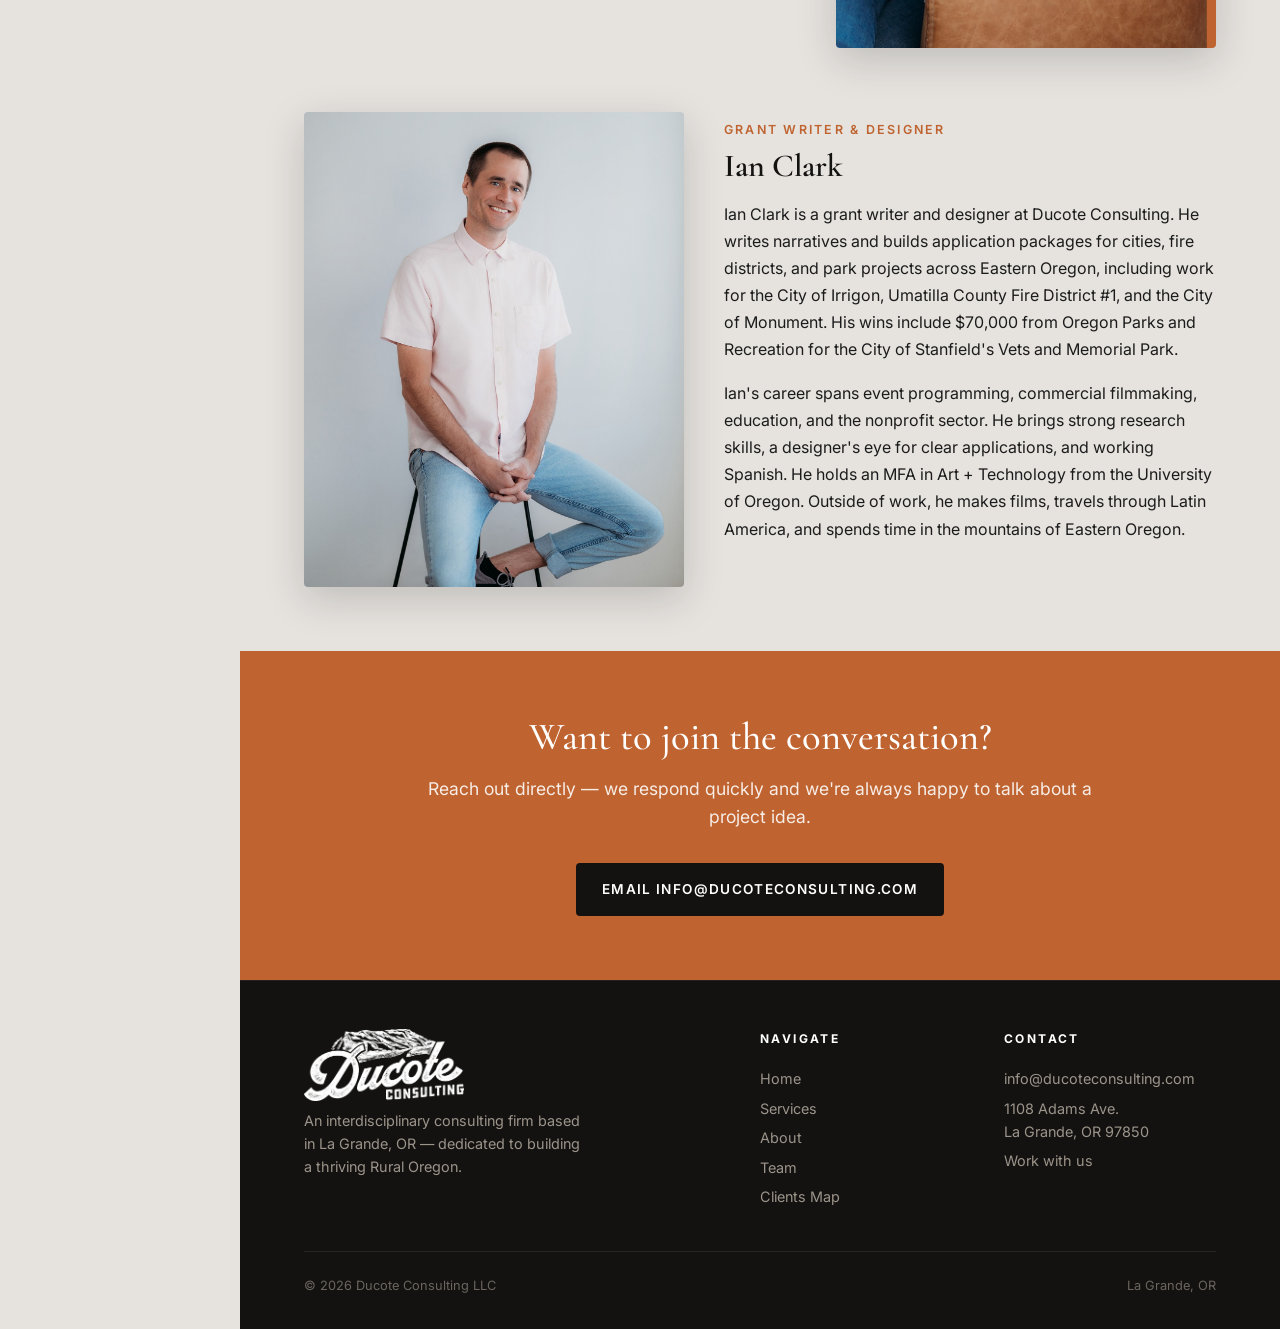
<file: team.html>
<!DOCTYPE html>
<html lang="en">
<head>
  <meta charset="UTF-8">
  <meta name="viewport" content="width=device-width, initial-scale=1.0">
  <title>Team — Ducote Consulting</title>
  <meta name="description" content="Meet the team at Ducote Consulting — Nick Ducote, Judy Vicek, and Ian Clark.">
  <link rel="preconnect" href="https://fonts.googleapis.com">
  <link rel="preconnect" href="https://fonts.gstatic.com" crossorigin>
  <link href="https://fonts.googleapis.com/css2?family=Cormorant+Garamond:ital,wght@0,400;0,500;0,600;0,700;1,400;1,500&family=Inter:wght@300;400;500;600;700&display=swap" rel="stylesheet">
  <link rel="stylesheet" href="assets/css/style.css">
</head>
<body>
<div class="shell">

  <aside class="sidebar">
    <img src="assets/img/logo-white.png" alt="Ducote Consulting" class="logo">
    <button class="menu-toggle" aria-label="Toggle menu">Menu</button>
    <nav class="nav">
      <a href="index.html">Home</a>
      <a href="services.html">Services</a>
      <a href="about.html">About</a>
      <a href="team.html">Team</a>
      <a href="portfolio.html">Clients Map</a>
    </nav>
    <div class="contact">
      LA GRANDE, OR<br>
      <a href="mailto:info@ducoteconsulting.com">info@ducoteconsulting.com</a>
    </div>
  </aside>

  <main class="main">

    <div class="page-head">
      <p class="page-head__eyebrow">Team</p>
      <h1 class="page-head__title">A close-knit team.</h1>
      <p class="page-head__lede">Each team member brings a unique background and complementary skill set to every project we take on.</p>
    </div>

    <section class="section--cream">
      <div class="team-grid">

        <article class="member">
          <div class="member__photo"><img src="assets/img/team-nick.jpg" alt="Nick Ducote"></div>
          <div class="member__body">
            <p class="member__role">Founder + President</p>
            <h3 class="member__name">Nick Ducote</h3>
            <div class="member__bio">
              <p>Nicholas ("Nick") Ducote is the founder and president of Ducote Consulting LLC, a firm dedicated to helping rural communities in Eastern Oregon secure and manage critical funding for infrastructure and community development. After working with J-U-B Engineers in La Grande as a Funding Specialist and technical writer, Nick started Ducote Consulting in 2016 to expand grant and funding-related services in the region. Since then, the Ducote Consulting team has written and administered more than $110 million in grants and loans, including over $26 million in Community Development Block Grant (CDBG) projects.</p>
              <p>Nick's expertise spans grant administration, NEPA environmental review, and labor standards compliance, with a proven record of guiding projects from initial funding applications through construction and closeout. He works directly with cities, special districts, nonprofits, and other entities to implement capital projects ranging from water and wastewater systems, public facilities, parks, emergency services, and community infrastructure. He holds an M.A. in History and a B.A. in Political Science from Louisiana Tech University.</p>
              <p>Grounded in a commitment to practical problem-solving and long-term partnerships, Nick has built Ducote Consulting into a trusted resource for rural Oregon communities navigating the complexities of federal and state funding.</p>
            </div>
          </div>
        </article>

        <article class="member">
          <div class="member__photo"><img src="assets/img/team-judy.jpg" alt="Judy Vicek"></div>
          <div class="member__body">
            <p class="member__role">Grant Writer &amp; Contract Administrator</p>
            <h3 class="member__name">Judy Vicek</h3>
            <div class="member__bio">
              <p>Judy Vicek is a grant writer and grant administrator specializing in labor compliance. Originally from Oregon and raised in Eastern Oregon, she has a heart for rural America. Judy worked for a nonprofit for 11 years as the Economic Development Officer, helping various cities and counties throughout Eastern Oregon.</p>
              <p>In 2022, she joined Ducote Consulting, where she achieved success in securing several grants. Primarily, her responsibilities involve collaborating with grant recipients and funding agencies to ensure compliance and facilitate the filing of reports. Judy likes to sew, golf, kayak, travel, bake bread, and spend time with friends. Most evenings, she can be found unwinding at home with her husband and two dogs.</p>
            </div>
          </div>
        </article>

        <article class="member">
          <div class="member__photo"><img src="assets/img/team-ian.jpg" alt="Ian Clark"></div>
          <div class="member__body">
            <p class="member__role">Grant Writer &amp; Designer</p>
            <h3 class="member__name">Ian Clark</h3>
            <div class="member__bio">
              <p>Ian Clark is a grant writer and designer at Ducote Consulting. He writes narratives and builds application packages for cities, fire districts, and park projects across Eastern Oregon, including work for the City of Irrigon, Umatilla County Fire District #1, and the City of Monument. His wins include $70,000 from Oregon Parks and Recreation for the City of Stanfield's Vets and Memorial Park.</p>
              <p>Ian's career spans event programming, commercial filmmaking, education, and the nonprofit sector. He brings strong research skills, a designer's eye for clear applications, and working Spanish. He holds an MFA in Art + Technology from the University of Oregon. Outside of work, he makes films, travels through Latin America, and spends time in the mountains of Eastern Oregon.</p>
            </div>
          </div>
        </article>

      </div>
    </section>

    <section class="section--orange">
      <div class="container" style="text-align:center">
        <h2 class="section__title" style="max-width:720px;margin:0 auto 1rem">Want to join the conversation?</h2>
        <p class="section__lede" style="margin:0 auto 2rem">Reach out directly — we respond quickly and we're always happy to talk about a project idea.</p>
        <a class="btn btn--dark" href="mailto:info@ducoteconsulting.com">Email info@ducoteconsulting.com</a>
      </div>
    </section>

    <footer class="footer">
      <div class="footer__inner">
        <div class="footer__brand">
          <img src="assets/img/logo-white.png" alt="Ducote Consulting" style="max-width:160px">
          <p>An interdisciplinary consulting firm based in La Grande, OR — dedicated to building a thriving Rural Oregon.</p>
        </div>
        <div>
          <h4>Navigate</h4>
          <a href="index.html">Home</a>
          <a href="services.html">Services</a>
          <a href="about.html">About</a>
          <a href="team.html">Team</a>
          <a href="portfolio.html">Clients Map</a>
        </div>
        <div>
          <h4>Contact</h4>
          <a href="mailto:info@ducoteconsulting.com">info@ducoteconsulting.com</a>
          <a href="https://maps.google.com/?q=1108+Adams+Ave,+La+Grande,+OR+97850" target="_blank" rel="noopener">1108 Adams Ave.<br>La Grande, OR 97850</a>
          <a href="https://docs.google.com/forms/d/e/1FAIpQLSfSAvwPluLy1Q_PykERGfA_lPvGVtBTWDbXnDy7hXtZxxB_vQ/viewform?usp=header" target="_blank" rel="noopener">Work with us</a>
        </div>
      </div>
      <div class="footer__bottom">
        <span>© <span id="year"></span> Ducote Consulting LLC</span>
        <span>La Grande, OR</span>
      </div>
    </footer>
  </main>
</div>
<script src="assets/js/main.js"></script>
<script>document.getElementById('year').textContent = new Date().getFullYear();</script>
</body>
</html>
</file>
<file: assets/css/style.css>
/* ============================================================
   Ducote Consulting — Clients Map site
   Palette (from original Google Site):
     #131211  near-black
     #1C1C1C  dark neutral
     #BF6430  burnt orange (primary accent)
     #3B7D8C  muted teal (secondary accent)
     #E6E3DF  warm cream (light bg)
     #F9F9F9  off-white (text on dark)
   ============================================================ */

:root{
  --ink:#131211;
  --ink-2:#1C1C1C;
  --orange:#BF6430;
  --orange-dark:#9E4F22;
  --teal:#3B7D8C;
  --teal-dark:#2C5F6B;
  --cream:#E6E3DF;
  --paper:#F9F9F9;
  --muted:#6B655E;
  --shadow: 0 12px 40px rgba(19,18,17,.18);
  --sidebar-w: 240px;
  --radius: 4px;
  --serif: 'Cormorant Garamond', 'Playfair Display', Georgia, serif;
  --sans: 'Inter', 'Helvetica Neue', Arial, sans-serif;
}

*,*::before,*::after{box-sizing:border-box}
html,body{margin:0;padding:0}
html{scroll-behavior:smooth}
body{
  font-family:var(--sans);
  color:var(--ink);
  background:var(--cream);
  line-height:1.6;
  -webkit-font-smoothing:antialiased;
  text-rendering:optimizeLegibility;
}

img{max-width:100%;height:auto;display:block}
a{color:inherit}

/* ------------------------ Layout shell ------------------------ */
.shell{
  display:grid;
  grid-template-columns: var(--sidebar-w) 1fr;
  min-height:100vh;
}

/* Sidebar */
.sidebar{
  background:var(--ink);
  color:var(--paper);
  padding:2.25rem 1.5rem 2rem;
  position:sticky;
  top:0;
  align-self:start;
  height:100vh;
  display:flex;
  flex-direction:column;
  gap:1.25rem;
}
.sidebar .logo{
  display:block;
  max-width:190px;
  margin-bottom:.25rem;
}
.sidebar h1{
  font-family:var(--serif);
  font-weight:500;
  font-size:1.35rem;
  line-height:1.2;
  letter-spacing:.01em;
  margin:0 0 .5rem;
}
.sidebar h1 em{font-style:italic;color:var(--orange)}
.nav{display:flex;flex-direction:column;gap:.15rem;margin-top:.5rem}
.nav a{
  text-decoration:none;
  font-size:.78rem;
  letter-spacing:.2em;
  text-transform:uppercase;
  padding:.55rem .5rem;
  border-left:2px solid transparent;
  color:#d6d2cc;
  transition:color .18s ease, border-color .18s, background .18s;
}
.nav a:hover{color:#fff;border-left-color:var(--orange);background:rgba(255,255,255,.04)}
.nav a.active{color:#fff;border-left-color:var(--orange);background:rgba(191,100,48,.1)}
.sidebar .contact{
  margin-top:auto;
  padding-top:1rem;
  border-top:1px solid rgba(255,255,255,.1);
  font-size:.7rem;
  letter-spacing:.08em;
  color:#9c948a;
  line-height:1.8;
}
.sidebar .contact a{color:var(--orange);text-decoration:none}
.sidebar .contact a:hover{color:#fff}
.menu-toggle{display:none}

/* Main area */
.main{min-width:0}

/* ------------------------ Hero blocks ------------------------ */
.hero{
  position:relative;
  min-height:72vh;
  display:flex;
  align-items:flex-end;
  color:var(--paper);
  overflow:hidden;
  background:#333;
}
.hero__img{
  position:absolute;inset:0;width:100%;height:100%;object-fit:cover;z-index:0;
}
.hero::after{
  content:"";position:absolute;inset:0;
  background:linear-gradient(180deg, rgba(19,18,17,0) 40%, rgba(19,18,17,.65) 100%);
  z-index:1;
}
.hero__inner{
  position:relative;z-index:2;
  padding:clamp(2rem,6vw,5rem) clamp(1.5rem,5vw,4rem);
  max-width:1100px;
  text-shadow:0 2px 12px rgba(0,0,0,.55), 0 1px 3px rgba(0,0,0,.4);
}
.hero__eyebrow{
  font-size:.75rem;letter-spacing:.28em;text-transform:uppercase;
  color:var(--orange);
  margin:0 0 .75rem;font-weight:600;
  text-shadow:none;
}
.hero__title{
  font-family:var(--serif);
  font-size:clamp(2.25rem, 5.5vw, 4.5rem);
  font-weight:500;
  line-height:1.05;
  letter-spacing:-.01em;
  margin:0 0 1rem;
}
.hero__title em{font-style:italic;color:#f2c8a8}
.hero__sub{
  font-size:clamp(1rem,1.5vw,1.15rem);
  max-width:640px;
  color:rgba(255,255,255,.9);
  margin:0 0 1.5rem;
}
.hero__ctas{display:flex;flex-wrap:wrap;gap:.75rem}

/* ------------------------ Page title bar ------------------------ */
.page-head{
  background:var(--orange);
  color:#fff;
  padding:clamp(2.5rem,5vw,4.5rem) clamp(1.5rem,5vw,4rem) clamp(2rem,4vw,3rem);
}
.page-head__eyebrow{
  font-size:.75rem;letter-spacing:.28em;text-transform:uppercase;
  color:rgba(255,255,255,.7);margin:0 0 .75rem;font-weight:600;
}
.page-head__title{
  font-family:var(--serif);
  font-size:clamp(2.5rem,5vw,4rem);
  font-weight:500;line-height:1.05;
  margin:0 0 1rem;max-width:880px;
}
.page-head__lede{
  max-width:720px;
  font-size:1.1rem;
  color:rgba(255,255,255,.9);
  margin:0;
}

/* ------------------------ Sections ------------------------ */
section{padding:clamp(2.5rem,5vw,5rem) clamp(1.5rem,5vw,4rem)}
.section--ink{background:var(--ink);color:var(--paper)}
.section--cream{background:var(--cream)}
.section--orange{background:var(--orange);color:#fff}
.section--teal{background:var(--teal);color:#fff}
.section--paper{background:var(--paper)}

.section__header{max-width:1100px;margin:0 auto 2.5rem}
.section__eyebrow{
  font-size:.75rem;letter-spacing:.28em;text-transform:uppercase;
  color:var(--orange);margin:0 0 .5rem;font-weight:600;
}
.section--orange .section__eyebrow,
.section--teal .section__eyebrow,
.section--ink .section__eyebrow{color:rgba(255,255,255,.7)}
.section__title{
  font-family:var(--serif);
  font-size:clamp(1.75rem,3vw,2.5rem);
  font-weight:500;line-height:1.15;margin:0 0 1rem;
}
.section__lede{
  font-size:1.1rem;max-width:720px;margin:0;color:inherit;opacity:.88;
}
.container{max-width:1100px;margin:0 auto}

/* ------------------------ Stats row ------------------------ */
.stats{
  display:grid;grid-template-columns:repeat(auto-fit,minmax(180px,1fr));
  gap:1rem;max-width:1100px;margin:0 auto;
}
.stat{
  background:rgba(255,255,255,.08);
  border:1px solid rgba(255,255,255,.15);
  padding:1.5rem 1.25rem;border-radius:var(--radius);
}
.section--cream .stat{background:#fff;border-color:rgba(19,18,17,.08)}
.stat__n{
  font-family:var(--serif);
  font-size:clamp(2rem,3vw,2.75rem);font-weight:500;line-height:1;
  color:var(--orange);margin:0 0 .35rem;
}
.section--orange .stat__n{color:#fff}
.stat__l{font-size:.78rem;letter-spacing:.16em;text-transform:uppercase;opacity:.85;margin:0}

/* ------------------------ Service grid ------------------------ */
.services-grid{
  display:grid;
  grid-template-columns:repeat(auto-fit,minmax(300px,1fr));
  gap:1.5rem;
  max-width:1200px;margin:0 auto;
}
.service-card{
  background:#fff;
  padding:2rem 1.75rem;
  border-radius:var(--radius);
  border-top:3px solid var(--orange);
  transition:transform .2s ease, box-shadow .2s ease;
  display:flex;flex-direction:column;gap:.75rem;
}
.service-card:nth-child(even){border-top-color:var(--teal)}
.service-card:hover{transform:translateY(-4px);box-shadow:var(--shadow)}
.service-card h3{
  font-family:var(--serif);
  font-size:1.4rem;font-weight:600;margin:0;line-height:1.2;
  color:var(--ink);
}
.service-card p{margin:0;color:var(--ink-2);font-size:.98rem;line-height:1.65}
.service-card .icon{
  width:38px;height:38px;border-radius:50%;background:var(--cream);
  display:flex;align-items:center;justify-content:center;color:var(--orange);
  font-weight:700;
}
.service-card:nth-child(even) .icon{color:var(--teal)}

/* ------------------------ Team (single column, split layout) ------------------------ */
.team-grid{
  display:flex;flex-direction:column;
  gap:4rem;max-width:1100px;margin:0 auto;
}
.member{
  display:grid;
  grid-template-columns: minmax(260px, 380px) 1fr;
  gap:2.5rem;
  align-items:start;
}
.member:nth-child(even){grid-template-columns: 1fr minmax(260px, 380px)}
.member:nth-child(even) .member__photo{order:2}
.member:nth-child(even) .member__body{order:1}
.member__photo{
  aspect-ratio:4/5;
  background:var(--cream);
  overflow:hidden;
  border-radius:var(--radius);
  box-shadow:var(--shadow);
}
.member__photo img{width:100%;height:100%;object-fit:cover;transition:transform .4s ease}
.member:hover .member__photo img{transform:scale(1.03)}
.member__body{padding-top:.5rem}
.member__name{
  font-family:var(--serif);
  font-size:2rem;font-weight:600;margin:.25rem 0 0;line-height:1.15;
}
.member__role{
  font-size:.78rem;letter-spacing:.18em;text-transform:uppercase;
  color:var(--orange);margin:0 0 .5rem;font-weight:600;
}
.member__bio{font-size:1rem;line-height:1.7;color:var(--ink-2);margin:1rem 0 0}
.member__bio p{margin:0 0 1rem}

@media (max-width: 780px){
  .member, .member:nth-child(even){grid-template-columns:1fr;gap:1.25rem}
  .member:nth-child(even) .member__photo{order:0}
  .member:nth-child(even) .member__body{order:0}
  .member__photo{max-width:380px}
}

/* ------------------------ Map ------------------------ */
.map-wrap{
  max-width:1400px;margin:0 auto;
  background:#000;
  border-radius:var(--radius);
  overflow:hidden;
  box-shadow:var(--shadow);
  position:relative;
}
.map-wrap iframe{
  width:100%;
  height:72vh;
  min-height:500px;
  border:0;
  display:block;
}
.map-legend{
  max-width:1100px;margin:2rem auto 0;
  display:grid;grid-template-columns:repeat(auto-fit,minmax(240px,1fr));
  gap:1rem;
}
.legend-item{
  background:#fff;padding:1rem 1.25rem;border-radius:var(--radius);
  display:flex;gap:.75rem;align-items:flex-start;
}
.legend-swatch{
  width:12px;height:12px;border-radius:50%;margin-top:.45rem;flex-shrink:0;
}

/* ------------------------ Counties grid ------------------------ */
.counties{
  display:grid;grid-template-columns:repeat(auto-fit,minmax(140px,1fr));
  gap:.5rem;max-width:1100px;margin:1.5rem auto 0;
}
.county{
  padding:1rem;text-align:center;background:rgba(255,255,255,.08);
  border:1px solid rgba(255,255,255,.15);border-radius:var(--radius);
  font-family:var(--serif);font-size:1.15rem;font-weight:500;
}
.section--cream .county{background:#fff;border-color:rgba(19,18,17,.08);color:var(--ink)}

/* ------------------------ Two-col split ------------------------ */
.split{
  display:grid;grid-template-columns:1fr 1fr;gap:3rem;
  max-width:1200px;margin:0 auto;align-items:center;
}
.split--reverse{direction:rtl}
.split--reverse > *{direction:ltr}
.split__media{
  aspect-ratio:4/3;overflow:hidden;border-radius:var(--radius);
  box-shadow:var(--shadow);
}
.split__media img{width:100%;height:100%;object-fit:cover}
.split__title{
  font-family:var(--serif);font-size:clamp(1.75rem,3vw,2.5rem);
  font-weight:500;line-height:1.15;margin:0 0 1rem;
}
.split__text p{margin:0 0 1rem;font-size:1.05rem;line-height:1.7}

/* ------------------------ Buttons ------------------------ */
.btn{
  display:inline-flex;align-items:center;gap:.5rem;
  padding:.85rem 1.5rem;border-radius:var(--radius);
  font-weight:600;font-size:.85rem;letter-spacing:.1em;text-transform:uppercase;
  text-decoration:none;cursor:pointer;border:2px solid transparent;
  transition:all .2s ease;
}
.btn--primary{background:var(--orange);color:#fff;border-color:var(--orange)}
.btn--primary:hover{background:var(--orange-dark);border-color:var(--orange-dark)}
.btn--ghost{border-color:rgba(255,255,255,.6);color:#fff}
.btn--ghost:hover{background:rgba(255,255,255,.12);border-color:#fff}
.btn--dark{background:var(--ink);color:#fff;border-color:var(--ink)}
.btn--dark:hover{background:var(--orange);border-color:var(--orange)}

/* ------------------------ Footer ------------------------ */
.footer{
  background:var(--ink);color:#9c948a;
  padding:3rem clamp(1.5rem,5vw,4rem) 2rem;
  border-top:1px solid rgba(255,255,255,.06);
}
.footer__inner{
  max-width:1200px;margin:0 auto;
  display:grid;grid-template-columns:2fr 1fr 1fr;gap:2rem;
}
.footer h4{
  font-size:.75rem;letter-spacing:.2em;text-transform:uppercase;
  margin:0 0 1rem;color:#fff;
}
.footer a{color:#9c948a;text-decoration:none;display:block;padding:.2rem 0;font-size:.9rem}
.footer a:hover{color:var(--orange)}
.footer__brand{max-width:280px}
.footer__brand p{font-size:.9rem;line-height:1.6;margin:.5rem 0 0}
.footer__bottom{
  max-width:1200px;margin:2.5rem auto 0;padding-top:1.5rem;
  border-top:1px solid rgba(255,255,255,.08);
  display:flex;justify-content:space-between;flex-wrap:wrap;gap:1rem;
  font-size:.8rem;color:#6b655e;
}

/* ------------------------ Responsive ------------------------ */
@media (max-width: 960px){
  :root{--sidebar-w: 0px}
  .shell{grid-template-columns:1fr}
  .sidebar{
    position:fixed;top:0;left:0;right:0;height:auto;width:100%;
    padding:1rem 1.25rem;z-index:50;
    flex-direction:row;align-items:center;justify-content:space-between;
    gap:1rem;
  }
  .sidebar h1{font-size:1rem;margin:0}
  .sidebar .logo{max-width:110px;margin:0}
  .sidebar .contact{display:none}
  .nav{
    position:absolute;top:100%;left:0;right:0;
    background:var(--ink);flex-direction:column;padding:0;
    max-height:0;overflow:hidden;transition:max-height .25s ease;
  }
  .nav.open{max-height:500px;padding:.5rem 0 1rem}
  .nav a{padding:.8rem 1.5rem;border-left:none;border-top:1px solid rgba(255,255,255,.05)}
  .menu-toggle{
    display:inline-flex;background:transparent;border:1px solid rgba(255,255,255,.3);
    color:#fff;padding:.5rem .75rem;border-radius:var(--radius);cursor:pointer;
    font-size:.75rem;letter-spacing:.15em;text-transform:uppercase;
  }
  .main{padding-top:70px}
  .split{grid-template-columns:1fr;gap:2rem}
  .split--reverse{direction:ltr}
  .footer__inner{grid-template-columns:1fr;gap:2rem}
}

@media (max-width:600px){
  .hero{min-height:60vh}
  .services-grid{grid-template-columns:1fr}
  .map-wrap iframe{height:60vh}
}

/* Reveal animation */
.reveal{opacity:0;transform:translateY(12px);transition:opacity .6s ease,transform .6s ease}
.reveal.in-view{opacity:1;transform:none}
.hero.reveal{opacity:1;transform:none} /* hero always visible */
</file>
